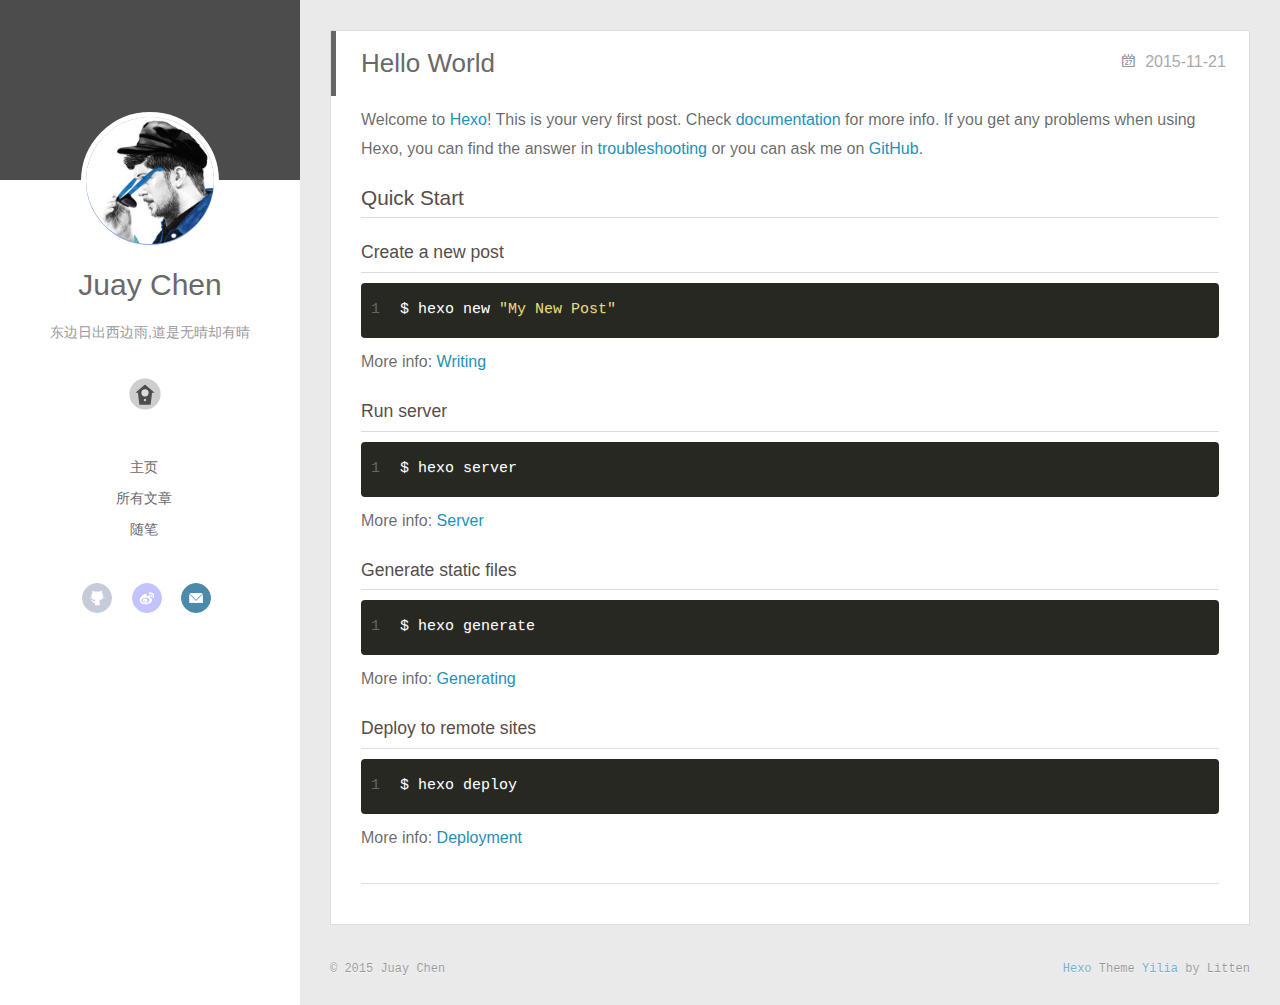
<file: index.html>
<!DOCTYPE html>
<html>
<head>
  <meta charset="utf-8">
  
  <title>Juay Blog</title>
  <meta name="viewport" content="width=device-width, initial-scale=1, maximum-scale=1">
  <meta name="description">
<meta property="og:type" content="website">
<meta property="og:title" content="Juay Blog">
<meta property="og:url" content="http://qmhz13.github.io/index.html">
<meta property="og:site_name" content="Juay Blog">
<meta property="og:description">
<meta name="twitter:card" content="summary">
<meta name="twitter:title" content="Juay Blog">
<meta name="twitter:description">
  
    <link rel="alternative" href="/atom.xml" title="Juay Blog" type="application/atom+xml">
  
  
    <link rel="icon" href="/favicon.png">
  
  <link rel="stylesheet" href="/css/style.css" type="text/css">
</head>
<body>
  <div id="container">
    <div class="left-col">
    <div class="overlay"></div>
<div class="intrude-less">
	<header id="header" class="inner">
		<a href="/" class="profilepic">
			
			<img src="/img/cover.jpg" class="js-avatar" style="width: 100%;height: 100%;opacity: 1;">
			
		</a>

		<hgroup>
		  <h1 class="header-author"><a href="/">Juay Chen</a></h1>
		</hgroup>

		
		<p class="header-subtitle">东边日出西边雨,道是无晴却有晴</p>
		

		
			<div class="switch-btn">
				<div class="icon">
					<div class="icon-ctn">
						<div class="icon-wrap icon-house" data-idx="0">
							<div class="birdhouse"></div>
							<div class="birdhouse_holes"></div>
						</div>
						<div class="icon-wrap icon-ribbon hide" data-idx="1">
							<div class="ribbon"></div>
						</div>
						
						
						<div class="icon-wrap icon-me hide" data-idx="3">
							<div class="user"></div>
							<div class="shoulder"></div>
						</div>
						
					</div>
					
				</div>
				<div class="tips-box hide">
					<div class="tips-arrow"></div>
					<ul class="tips-inner">
						<li>菜单</li>
						<li>标签</li>
						
						
						<li>关于我</li>
						
					</ul>
				</div>
			</div>
		

		<div class="switch-area">
			<div class="switch-wrap">
				<section class="switch-part switch-part1">
					<nav class="header-menu">
						<ul>
						
							<li><a href="/">主页</a></li>
				        
							<li><a href="/archives">所有文章</a></li>
				        
							<li><a href="/tags/随笔">随笔</a></li>
				        
						</ul>
					</nav>
					<nav class="header-nav">
						<div class="social">
							
								<a class="github" target="_blank" href="https://github.com/qmhz13" title="github">github</a>
					        
								<a class="weibo" target="_blank" href="http://www.weibo.com/p/1005052275054257" title="weibo">weibo</a>
					        
								<a class="mail" target="_blank" href="mailto:qmhz13@126.com" title="mail">mail</a>
					        
						</div>
					</nav>
				</section>
				
				
				<section class="switch-part switch-part2">
					<div class="widget tagcloud" id="js-tagcloud">
						
					</div>
				</section>
				
				
				

				
				
				<section class="switch-part switch-part3">
				
					<div id="js-aboutme">华东师范大学15级，擅长前端技能，目前研究方向是机器学习</div>
				</section>
				
			</div>
		</div>
	</header>				
</div>
    </div>
    <div class="mid-col">
      <nav id="mobile-nav">
  	<div class="overlay">
  		<div class="slider-trigger"></div>
  		<h1 class="header-author js-mobile-header hide">Juay Chen</h1>
  	</div>
	<div class="intrude-less">
		<header id="header" class="inner">
			<div class="profilepic">
				<img lazy-src="/img/cover.jpg" class="js-avatar">
			</div>
			<hgroup>
			  <h1 class="header-author">Juay Chen</h1>
			</hgroup>
			
			<p class="header-subtitle">东边日出西边雨,道是无晴却有晴</p>
			
			<nav class="header-menu">
				<ul>
				
					<li><a href="/">主页</a></li>
		        
					<li><a href="/archives">所有文章</a></li>
		        
					<li><a href="/tags/随笔">随笔</a></li>
		        
		        <div class="clearfix"></div>
				</ul>
			</nav>
			<nav class="header-nav">
				<div class="social">
					
						<a class="github" target="_blank" href="https://github.com/qmhz13" title="github">github</a>
			        
						<a class="weibo" target="_blank" href="http://www.weibo.com/p/1005052275054257" title="weibo">weibo</a>
			        
						<a class="mail" target="_blank" href="mailto:qmhz13@126.com" title="mail">mail</a>
			        
				</div>
			</nav>
		</header>				
	</div>
</nav>
      <div class="body-wrap">
  
    <article id="post-hello-world" class="article article-type-post" itemscope itemprop="blogPost">
  
    <div class="article-meta">
      <a href="/2015/11/21/hello-world/" class="article-date">
  	<time datetime="2015-11-21T10:20:20.000Z" itemprop="datePublished">2015-11-21</time>
</a>
    </div>
  
  <div class="article-inner">
    
      <input type="hidden" class="isFancy" />
    
    
      <header class="article-header">
        
  
    <h1 itemprop="name">
      <a class="article-title" href="/2015/11/21/hello-world/">Hello World</a>
    </h1>
  

      </header>
      
    
    <div class="article-entry" itemprop="articleBody">
      
        <p>Welcome to <a href="http://hexo.io/" target="_blank" rel="external">Hexo</a>! This is your very first post. Check <a href="http://hexo.io/docs/" target="_blank" rel="external">documentation</a> for more info. If you get any problems when using Hexo, you can find the answer in <a href="http://hexo.io/docs/troubleshooting.html" target="_blank" rel="external">troubleshooting</a> or you can ask me on <a href="https://github.com/hexojs/hexo/issues" target="_blank" rel="external">GitHub</a>.</p>
<h2 id="Quick_Start">Quick Start</h2><h3 id="Create_a_new_post">Create a new post</h3><figure class="highlight bash"><table><tr><td class="gutter"><pre><span class="line">1</span><br></pre></td><td class="code"><pre><span class="line">$ hexo new <span class="string">"My New Post"</span></span><br></pre></td></tr></table></figure>
<p>More info: <a href="http://hexo.io/docs/writing.html" target="_blank" rel="external">Writing</a></p>
<h3 id="Run_server">Run server</h3><figure class="highlight bash"><table><tr><td class="gutter"><pre><span class="line">1</span><br></pre></td><td class="code"><pre><span class="line">$ hexo server</span><br></pre></td></tr></table></figure>
<p>More info: <a href="http://hexo.io/docs/server.html" target="_blank" rel="external">Server</a></p>
<h3 id="Generate_static_files">Generate static files</h3><figure class="highlight bash"><table><tr><td class="gutter"><pre><span class="line">1</span><br></pre></td><td class="code"><pre><span class="line">$ hexo generate</span><br></pre></td></tr></table></figure>
<p>More info: <a href="http://hexo.io/docs/generating.html" target="_blank" rel="external">Generating</a></p>
<h3 id="Deploy_to_remote_sites">Deploy to remote sites</h3><figure class="highlight bash"><table><tr><td class="gutter"><pre><span class="line">1</span><br></pre></td><td class="code"><pre><span class="line">$ hexo deploy</span><br></pre></td></tr></table></figure>
<p>More info: <a href="http://hexo.io/docs/deployment.html" target="_blank" rel="external">Deployment</a></p>

      
    </div>
    
    <div class="article-info article-info-index">
      
      
      

      
      <div class="clearfix"></div>
    </div>
    
  </div>
  
</article>







  
  
</div>
      <footer id="footer">
  <div class="outer">
    <div id="footer-info">
    	<div class="footer-left">
    		&copy; 2015 Juay Chen
    	</div>
      	<div class="footer-right">
      		<a href="http://hexo.io/" target="_blank">Hexo</a>  Theme <a href="https://github.com/litten/hexo-theme-yilia" target="_blank">Yilia</a> by Litten
      	</div>
    </div>
  </div>
</footer>
    </div>
    
  <link rel="stylesheet" href="/fancybox/jquery.fancybox.css" type="text/css">


<script>
	var yiliaConfig = {
		fancybox: true,
		mathjax: true,
		animate: undefined,
		isHome: true,
		isPost: false,
		isArchive: false,
		isTag: false,
		isCategory: false,
		open_in_new: undefined
	}
</script>
<script src="http://7.url.cn/edu/jslib/comb/require-2.1.6,jquery-1.9.1.min.js" type="text/javascript"></script>
<script src="/js/main.js" type="text/javascript"></script>






<script type="text/x-mathjax-config">
MathJax.Hub.Config({
    tex2jax: {
        inlineMath: [ ['$','$'], ["\\(","\\)"]  ],
        processEscapes: true,
        skipTags: ['script', 'noscript', 'style', 'textarea', 'pre', 'code']
    }
});

MathJax.Hub.Queue(function() {
    var all = MathJax.Hub.getAllJax(), i;
    for(i=0; i < all.length; i += 1) {
        all[i].SourceElement().parentNode.className += ' has-jax';                 
    }       
});
</script>

<script type="text/javascript" src="http://cdn.mathjax.org/mathjax/latest/MathJax.js?config=TeX-AMS-MML_HTMLorMML">
</script>


  </div>
</body>
</html>
</file>
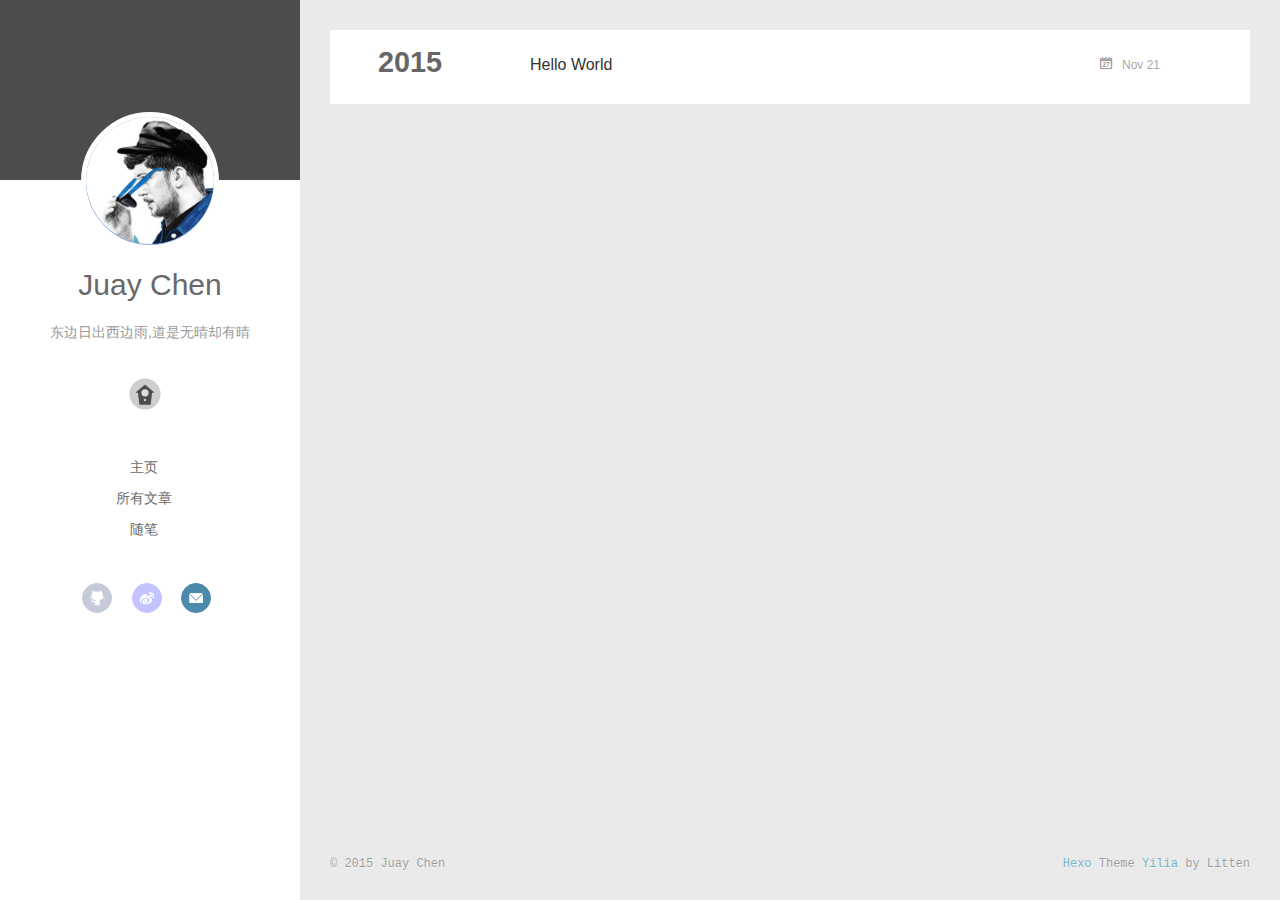
<file: archives/index.html>
<!DOCTYPE html>
<html>
<head>
  <meta charset="utf-8">
  
  <title>Archives | Juay Blog</title>
  <meta name="viewport" content="width=device-width, initial-scale=1, maximum-scale=1">
  <meta name="description">
<meta property="og:type" content="website">
<meta property="og:title" content="Juay Blog">
<meta property="og:url" content="http://qmhz13.github.io/archives/index.html">
<meta property="og:site_name" content="Juay Blog">
<meta property="og:description">
<meta name="twitter:card" content="summary">
<meta name="twitter:title" content="Juay Blog">
<meta name="twitter:description">
  
    <link rel="alternative" href="/atom.xml" title="Juay Blog" type="application/atom+xml">
  
  
    <link rel="icon" href="/favicon.png">
  
  <link rel="stylesheet" href="/css/style.css" type="text/css">
</head>
<body>
  <div id="container">
    <div class="left-col">
    <div class="overlay"></div>
<div class="intrude-less">
	<header id="header" class="inner">
		<a href="/" class="profilepic">
			
			<img src="/img/cover.jpg" class="js-avatar" style="width: 100%;height: 100%;opacity: 1;">
			
		</a>

		<hgroup>
		  <h1 class="header-author"><a href="/">Juay Chen</a></h1>
		</hgroup>

		
		<p class="header-subtitle">东边日出西边雨,道是无晴却有晴</p>
		

		
			<div class="switch-btn">
				<div class="icon">
					<div class="icon-ctn">
						<div class="icon-wrap icon-house" data-idx="0">
							<div class="birdhouse"></div>
							<div class="birdhouse_holes"></div>
						</div>
						<div class="icon-wrap icon-ribbon hide" data-idx="1">
							<div class="ribbon"></div>
						</div>
						
						
						<div class="icon-wrap icon-me hide" data-idx="3">
							<div class="user"></div>
							<div class="shoulder"></div>
						</div>
						
					</div>
					
				</div>
				<div class="tips-box hide">
					<div class="tips-arrow"></div>
					<ul class="tips-inner">
						<li>菜单</li>
						<li>标签</li>
						
						
						<li>关于我</li>
						
					</ul>
				</div>
			</div>
		

		<div class="switch-area">
			<div class="switch-wrap">
				<section class="switch-part switch-part1">
					<nav class="header-menu">
						<ul>
						
							<li><a href="/">主页</a></li>
				        
							<li><a href="/archives">所有文章</a></li>
				        
							<li><a href="/tags/随笔">随笔</a></li>
				        
						</ul>
					</nav>
					<nav class="header-nav">
						<div class="social">
							
								<a class="github" target="_blank" href="https://github.com/qmhz13" title="github">github</a>
					        
								<a class="weibo" target="_blank" href="http://www.weibo.com/p/1005052275054257" title="weibo">weibo</a>
					        
								<a class="mail" target="_blank" href="mailto:qmhz13@126.com" title="mail">mail</a>
					        
						</div>
					</nav>
				</section>
				
				
				<section class="switch-part switch-part2">
					<div class="widget tagcloud" id="js-tagcloud">
						
					</div>
				</section>
				
				
				

				
				
				<section class="switch-part switch-part3">
				
					<div id="js-aboutme">华东师范大学15级，擅长前端技能，目前研究方向是机器学习</div>
				</section>
				
			</div>
		</div>
	</header>				
</div>
    </div>
    <div class="mid-col">
      <nav id="mobile-nav">
  	<div class="overlay">
  		<div class="slider-trigger"></div>
  		<h1 class="header-author js-mobile-header hide">Juay Chen</h1>
  	</div>
	<div class="intrude-less">
		<header id="header" class="inner">
			<div class="profilepic">
				<img lazy-src="/img/cover.jpg" class="js-avatar">
			</div>
			<hgroup>
			  <h1 class="header-author">Juay Chen</h1>
			</hgroup>
			
			<p class="header-subtitle">东边日出西边雨,道是无晴却有晴</p>
			
			<nav class="header-menu">
				<ul>
				
					<li><a href="/">主页</a></li>
		        
					<li><a href="/archives">所有文章</a></li>
		        
					<li><a href="/tags/随笔">随笔</a></li>
		        
		        <div class="clearfix"></div>
				</ul>
			</nav>
			<nav class="header-nav">
				<div class="social">
					
						<a class="github" target="_blank" href="https://github.com/qmhz13" title="github">github</a>
			        
						<a class="weibo" target="_blank" href="http://www.weibo.com/p/1005052275054257" title="weibo">weibo</a>
			        
						<a class="mail" target="_blank" href="mailto:qmhz13@126.com" title="mail">mail</a>
			        
				</div>
			</nav>
		</header>				
	</div>
</nav>
      <div class="body-wrap">
  
  
    
    
      
      
      <section class="archives-wrap">
        <div class="archive-year-wrap">
          <a href="/archives/2015" class="archive-year">2015</a>
        </div>
        <div class="archives">
    
    <article class="archive-article archive-type-post">
  <div class="archive-article-inner">
    <header class="archive-article-header">
      	<div class="article-meta">
	      	<a href="/2015/11/21/hello-world/" class="archive-article-date">
  	<time datetime="2015-11-21T10:20:20.000Z" itemprop="datePublished">Nov 21</time>
</a>
        </div>
    	 
  
    <h1 itemprop="name">
      <a class="archive-article-title" href="/2015/11/21/hello-world/">Hello World</a>
    </h1>
  

        <div class="article-info info-on-right">
          
          

        </div>
        <div class="clearfix"></div>
    </header>
  </div>
</article>
  
  
    </div></section>
  

    

</div>
      <footer id="footer">
  <div class="outer">
    <div id="footer-info">
    	<div class="footer-left">
    		&copy; 2015 Juay Chen
    	</div>
      	<div class="footer-right">
      		<a href="http://hexo.io/" target="_blank">Hexo</a>  Theme <a href="https://github.com/litten/hexo-theme-yilia" target="_blank">Yilia</a> by Litten
      	</div>
    </div>
  </div>
</footer>
    </div>
    
  <link rel="stylesheet" href="/fancybox/jquery.fancybox.css" type="text/css">


<script>
	var yiliaConfig = {
		fancybox: true,
		mathjax: true,
		animate: undefined,
		isHome: false,
		isPost: false,
		isArchive: true,
		isTag: false,
		isCategory: false,
		open_in_new: undefined
	}
</script>
<script src="http://7.url.cn/edu/jslib/comb/require-2.1.6,jquery-1.9.1.min.js" type="text/javascript"></script>
<script src="/js/main.js" type="text/javascript"></script>






<script type="text/x-mathjax-config">
MathJax.Hub.Config({
    tex2jax: {
        inlineMath: [ ['$','$'], ["\\(","\\)"]  ],
        processEscapes: true,
        skipTags: ['script', 'noscript', 'style', 'textarea', 'pre', 'code']
    }
});

MathJax.Hub.Queue(function() {
    var all = MathJax.Hub.getAllJax(), i;
    for(i=0; i < all.length; i += 1) {
        all[i].SourceElement().parentNode.className += ' has-jax';                 
    }       
});
</script>

<script type="text/javascript" src="http://cdn.mathjax.org/mathjax/latest/MathJax.js?config=TeX-AMS-MML_HTMLorMML">
</script>


  </div>
</body>
</html>
</file>
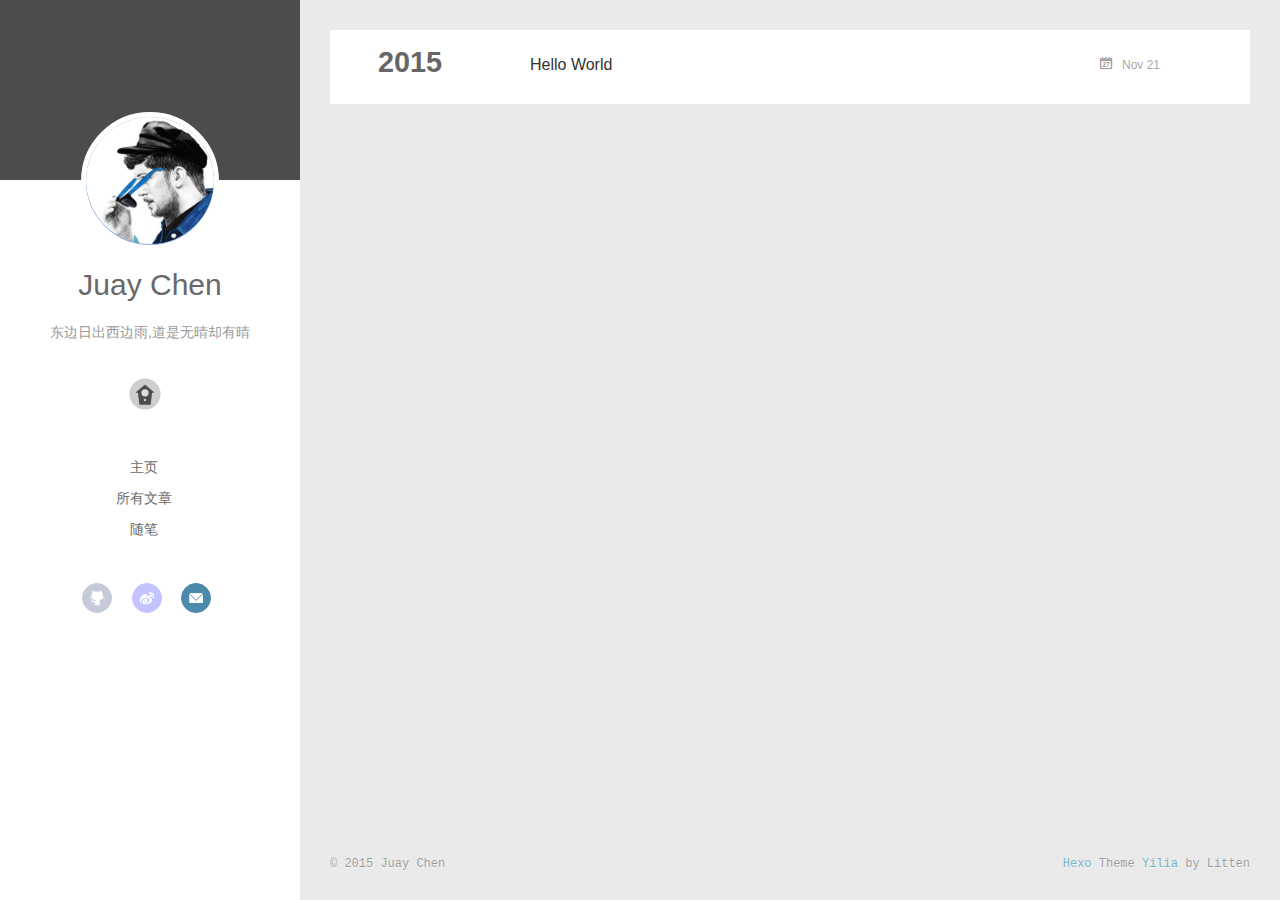
<file: archives/2015/index.html>
<!DOCTYPE html>
<html>
<head>
  <meta charset="utf-8">
  
  <title>Archives: 2015 | Juay Blog</title>
  <meta name="viewport" content="width=device-width, initial-scale=1, maximum-scale=1">
  <meta name="description">
<meta property="og:type" content="website">
<meta property="og:title" content="Juay Blog">
<meta property="og:url" content="http://qmhz13.github.io/archives/2015/index.html">
<meta property="og:site_name" content="Juay Blog">
<meta property="og:description">
<meta name="twitter:card" content="summary">
<meta name="twitter:title" content="Juay Blog">
<meta name="twitter:description">
  
    <link rel="alternative" href="/atom.xml" title="Juay Blog" type="application/atom+xml">
  
  
    <link rel="icon" href="/favicon.png">
  
  <link rel="stylesheet" href="/css/style.css" type="text/css">
</head>
<body>
  <div id="container">
    <div class="left-col">
    <div class="overlay"></div>
<div class="intrude-less">
	<header id="header" class="inner">
		<a href="/" class="profilepic">
			
			<img src="/img/cover.jpg" class="js-avatar" style="width: 100%;height: 100%;opacity: 1;">
			
		</a>

		<hgroup>
		  <h1 class="header-author"><a href="/">Juay Chen</a></h1>
		</hgroup>

		
		<p class="header-subtitle">东边日出西边雨,道是无晴却有晴</p>
		

		
			<div class="switch-btn">
				<div class="icon">
					<div class="icon-ctn">
						<div class="icon-wrap icon-house" data-idx="0">
							<div class="birdhouse"></div>
							<div class="birdhouse_holes"></div>
						</div>
						<div class="icon-wrap icon-ribbon hide" data-idx="1">
							<div class="ribbon"></div>
						</div>
						
						
						<div class="icon-wrap icon-me hide" data-idx="3">
							<div class="user"></div>
							<div class="shoulder"></div>
						</div>
						
					</div>
					
				</div>
				<div class="tips-box hide">
					<div class="tips-arrow"></div>
					<ul class="tips-inner">
						<li>菜单</li>
						<li>标签</li>
						
						
						<li>关于我</li>
						
					</ul>
				</div>
			</div>
		

		<div class="switch-area">
			<div class="switch-wrap">
				<section class="switch-part switch-part1">
					<nav class="header-menu">
						<ul>
						
							<li><a href="/">主页</a></li>
				        
							<li><a href="/archives">所有文章</a></li>
				        
							<li><a href="/tags/随笔">随笔</a></li>
				        
						</ul>
					</nav>
					<nav class="header-nav">
						<div class="social">
							
								<a class="github" target="_blank" href="https://github.com/qmhz13" title="github">github</a>
					        
								<a class="weibo" target="_blank" href="http://www.weibo.com/p/1005052275054257" title="weibo">weibo</a>
					        
								<a class="mail" target="_blank" href="mailto:qmhz13@126.com" title="mail">mail</a>
					        
						</div>
					</nav>
				</section>
				
				
				<section class="switch-part switch-part2">
					<div class="widget tagcloud" id="js-tagcloud">
						
					</div>
				</section>
				
				
				

				
				
				<section class="switch-part switch-part3">
				
					<div id="js-aboutme">华东师范大学15级，擅长前端技能，目前研究方向是机器学习</div>
				</section>
				
			</div>
		</div>
	</header>				
</div>
    </div>
    <div class="mid-col">
      <nav id="mobile-nav">
  	<div class="overlay">
  		<div class="slider-trigger"></div>
  		<h1 class="header-author js-mobile-header hide">Juay Chen</h1>
  	</div>
	<div class="intrude-less">
		<header id="header" class="inner">
			<div class="profilepic">
				<img lazy-src="/img/cover.jpg" class="js-avatar">
			</div>
			<hgroup>
			  <h1 class="header-author">Juay Chen</h1>
			</hgroup>
			
			<p class="header-subtitle">东边日出西边雨,道是无晴却有晴</p>
			
			<nav class="header-menu">
				<ul>
				
					<li><a href="/">主页</a></li>
		        
					<li><a href="/archives">所有文章</a></li>
		        
					<li><a href="/tags/随笔">随笔</a></li>
		        
		        <div class="clearfix"></div>
				</ul>
			</nav>
			<nav class="header-nav">
				<div class="social">
					
						<a class="github" target="_blank" href="https://github.com/qmhz13" title="github">github</a>
			        
						<a class="weibo" target="_blank" href="http://www.weibo.com/p/1005052275054257" title="weibo">weibo</a>
			        
						<a class="mail" target="_blank" href="mailto:qmhz13@126.com" title="mail">mail</a>
			        
				</div>
			</nav>
		</header>				
	</div>
</nav>
      <div class="body-wrap">
  
  
    
    
      
      
      <section class="archives-wrap">
        <div class="archive-year-wrap">
          <a href="/archives/2015" class="archive-year">2015</a>
        </div>
        <div class="archives">
    
    <article class="archive-article archive-type-post">
  <div class="archive-article-inner">
    <header class="archive-article-header">
      	<div class="article-meta">
	      	<a href="/2015/11/21/hello-world/" class="archive-article-date">
  	<time datetime="2015-11-21T10:20:20.000Z" itemprop="datePublished">Nov 21</time>
</a>
        </div>
    	 
  
    <h1 itemprop="name">
      <a class="archive-article-title" href="/2015/11/21/hello-world/">Hello World</a>
    </h1>
  

        <div class="article-info info-on-right">
          
          

        </div>
        <div class="clearfix"></div>
    </header>
  </div>
</article>
  
  
    </div></section>
  

    

</div>
      <footer id="footer">
  <div class="outer">
    <div id="footer-info">
    	<div class="footer-left">
    		&copy; 2015 Juay Chen
    	</div>
      	<div class="footer-right">
      		<a href="http://hexo.io/" target="_blank">Hexo</a>  Theme <a href="https://github.com/litten/hexo-theme-yilia" target="_blank">Yilia</a> by Litten
      	</div>
    </div>
  </div>
</footer>
    </div>
    
  <link rel="stylesheet" href="/fancybox/jquery.fancybox.css" type="text/css">


<script>
	var yiliaConfig = {
		fancybox: true,
		mathjax: true,
		animate: undefined,
		isHome: false,
		isPost: false,
		isArchive: true,
		isTag: false,
		isCategory: false,
		open_in_new: undefined
	}
</script>
<script src="http://7.url.cn/edu/jslib/comb/require-2.1.6,jquery-1.9.1.min.js" type="text/javascript"></script>
<script src="/js/main.js" type="text/javascript"></script>






<script type="text/x-mathjax-config">
MathJax.Hub.Config({
    tex2jax: {
        inlineMath: [ ['$','$'], ["\\(","\\)"]  ],
        processEscapes: true,
        skipTags: ['script', 'noscript', 'style', 'textarea', 'pre', 'code']
    }
});

MathJax.Hub.Queue(function() {
    var all = MathJax.Hub.getAllJax(), i;
    for(i=0; i < all.length; i += 1) {
        all[i].SourceElement().parentNode.className += ' has-jax';                 
    }       
});
</script>

<script type="text/javascript" src="http://cdn.mathjax.org/mathjax/latest/MathJax.js?config=TeX-AMS-MML_HTMLorMML">
</script>


  </div>
</body>
</html>
</file>
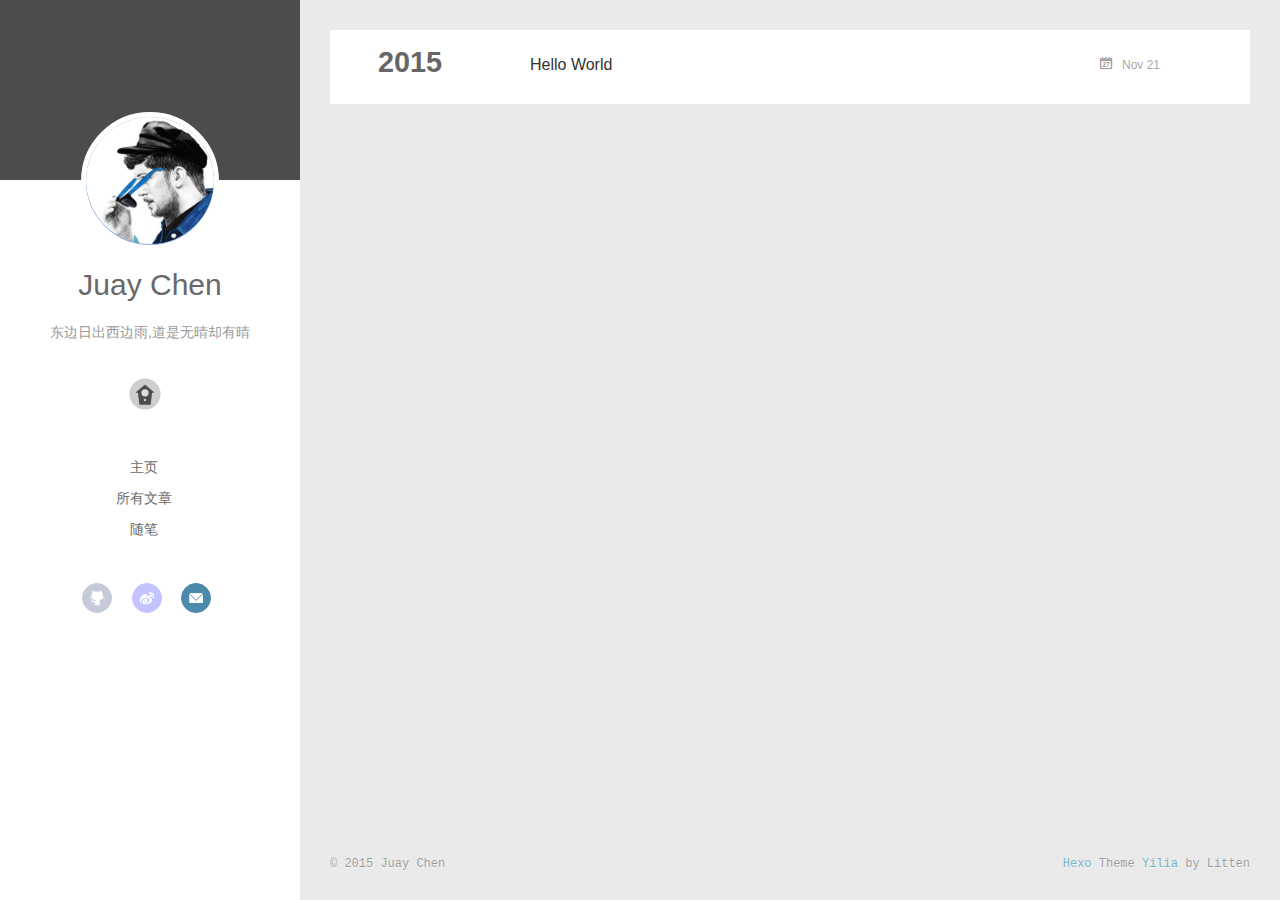
<file: archives/2015/11/index.html>
<!DOCTYPE html>
<html>
<head>
  <meta charset="utf-8">
  
  <title>Archives: 2015/11 | Juay Blog</title>
  <meta name="viewport" content="width=device-width, initial-scale=1, maximum-scale=1">
  <meta name="description">
<meta property="og:type" content="website">
<meta property="og:title" content="Juay Blog">
<meta property="og:url" content="http://qmhz13.github.io/archives/2015/11/index.html">
<meta property="og:site_name" content="Juay Blog">
<meta property="og:description">
<meta name="twitter:card" content="summary">
<meta name="twitter:title" content="Juay Blog">
<meta name="twitter:description">
  
    <link rel="alternative" href="/atom.xml" title="Juay Blog" type="application/atom+xml">
  
  
    <link rel="icon" href="/favicon.png">
  
  <link rel="stylesheet" href="/css/style.css" type="text/css">
</head>
<body>
  <div id="container">
    <div class="left-col">
    <div class="overlay"></div>
<div class="intrude-less">
	<header id="header" class="inner">
		<a href="/" class="profilepic">
			
			<img src="/img/cover.jpg" class="js-avatar" style="width: 100%;height: 100%;opacity: 1;">
			
		</a>

		<hgroup>
		  <h1 class="header-author"><a href="/">Juay Chen</a></h1>
		</hgroup>

		
		<p class="header-subtitle">东边日出西边雨,道是无晴却有晴</p>
		

		
			<div class="switch-btn">
				<div class="icon">
					<div class="icon-ctn">
						<div class="icon-wrap icon-house" data-idx="0">
							<div class="birdhouse"></div>
							<div class="birdhouse_holes"></div>
						</div>
						<div class="icon-wrap icon-ribbon hide" data-idx="1">
							<div class="ribbon"></div>
						</div>
						
						
						<div class="icon-wrap icon-me hide" data-idx="3">
							<div class="user"></div>
							<div class="shoulder"></div>
						</div>
						
					</div>
					
				</div>
				<div class="tips-box hide">
					<div class="tips-arrow"></div>
					<ul class="tips-inner">
						<li>菜单</li>
						<li>标签</li>
						
						
						<li>关于我</li>
						
					</ul>
				</div>
			</div>
		

		<div class="switch-area">
			<div class="switch-wrap">
				<section class="switch-part switch-part1">
					<nav class="header-menu">
						<ul>
						
							<li><a href="/">主页</a></li>
				        
							<li><a href="/archives">所有文章</a></li>
				        
							<li><a href="/tags/随笔">随笔</a></li>
				        
						</ul>
					</nav>
					<nav class="header-nav">
						<div class="social">
							
								<a class="github" target="_blank" href="https://github.com/qmhz13" title="github">github</a>
					        
								<a class="weibo" target="_blank" href="http://www.weibo.com/p/1005052275054257" title="weibo">weibo</a>
					        
								<a class="mail" target="_blank" href="mailto:qmhz13@126.com" title="mail">mail</a>
					        
						</div>
					</nav>
				</section>
				
				
				<section class="switch-part switch-part2">
					<div class="widget tagcloud" id="js-tagcloud">
						
					</div>
				</section>
				
				
				

				
				
				<section class="switch-part switch-part3">
				
					<div id="js-aboutme">华东师范大学15级，擅长前端技能，目前研究方向是机器学习</div>
				</section>
				
			</div>
		</div>
	</header>				
</div>
    </div>
    <div class="mid-col">
      <nav id="mobile-nav">
  	<div class="overlay">
  		<div class="slider-trigger"></div>
  		<h1 class="header-author js-mobile-header hide">Juay Chen</h1>
  	</div>
	<div class="intrude-less">
		<header id="header" class="inner">
			<div class="profilepic">
				<img lazy-src="/img/cover.jpg" class="js-avatar">
			</div>
			<hgroup>
			  <h1 class="header-author">Juay Chen</h1>
			</hgroup>
			
			<p class="header-subtitle">东边日出西边雨,道是无晴却有晴</p>
			
			<nav class="header-menu">
				<ul>
				
					<li><a href="/">主页</a></li>
		        
					<li><a href="/archives">所有文章</a></li>
		        
					<li><a href="/tags/随笔">随笔</a></li>
		        
		        <div class="clearfix"></div>
				</ul>
			</nav>
			<nav class="header-nav">
				<div class="social">
					
						<a class="github" target="_blank" href="https://github.com/qmhz13" title="github">github</a>
			        
						<a class="weibo" target="_blank" href="http://www.weibo.com/p/1005052275054257" title="weibo">weibo</a>
			        
						<a class="mail" target="_blank" href="mailto:qmhz13@126.com" title="mail">mail</a>
			        
				</div>
			</nav>
		</header>				
	</div>
</nav>
      <div class="body-wrap">
  
  
    
    
      
      
      <section class="archives-wrap">
        <div class="archive-year-wrap">
          <a href="/archives/2015" class="archive-year">2015</a>
        </div>
        <div class="archives">
    
    <article class="archive-article archive-type-post">
  <div class="archive-article-inner">
    <header class="archive-article-header">
      	<div class="article-meta">
	      	<a href="/2015/11/21/hello-world/" class="archive-article-date">
  	<time datetime="2015-11-21T10:20:20.000Z" itemprop="datePublished">Nov 21</time>
</a>
        </div>
    	 
  
    <h1 itemprop="name">
      <a class="archive-article-title" href="/2015/11/21/hello-world/">Hello World</a>
    </h1>
  

        <div class="article-info info-on-right">
          
          

        </div>
        <div class="clearfix"></div>
    </header>
  </div>
</article>
  
  
    </div></section>
  

    

</div>
      <footer id="footer">
  <div class="outer">
    <div id="footer-info">
    	<div class="footer-left">
    		&copy; 2015 Juay Chen
    	</div>
      	<div class="footer-right">
      		<a href="http://hexo.io/" target="_blank">Hexo</a>  Theme <a href="https://github.com/litten/hexo-theme-yilia" target="_blank">Yilia</a> by Litten
      	</div>
    </div>
  </div>
</footer>
    </div>
    
  <link rel="stylesheet" href="/fancybox/jquery.fancybox.css" type="text/css">


<script>
	var yiliaConfig = {
		fancybox: true,
		mathjax: true,
		animate: undefined,
		isHome: false,
		isPost: false,
		isArchive: true,
		isTag: false,
		isCategory: false,
		open_in_new: undefined
	}
</script>
<script src="http://7.url.cn/edu/jslib/comb/require-2.1.6,jquery-1.9.1.min.js" type="text/javascript"></script>
<script src="/js/main.js" type="text/javascript"></script>






<script type="text/x-mathjax-config">
MathJax.Hub.Config({
    tex2jax: {
        inlineMath: [ ['$','$'], ["\\(","\\)"]  ],
        processEscapes: true,
        skipTags: ['script', 'noscript', 'style', 'textarea', 'pre', 'code']
    }
});

MathJax.Hub.Queue(function() {
    var all = MathJax.Hub.getAllJax(), i;
    for(i=0; i < all.length; i += 1) {
        all[i].SourceElement().parentNode.className += ' has-jax';                 
    }       
});
</script>

<script type="text/javascript" src="http://cdn.mathjax.org/mathjax/latest/MathJax.js?config=TeX-AMS-MML_HTMLorMML">
</script>


  </div>
</body>
</html>
</file>
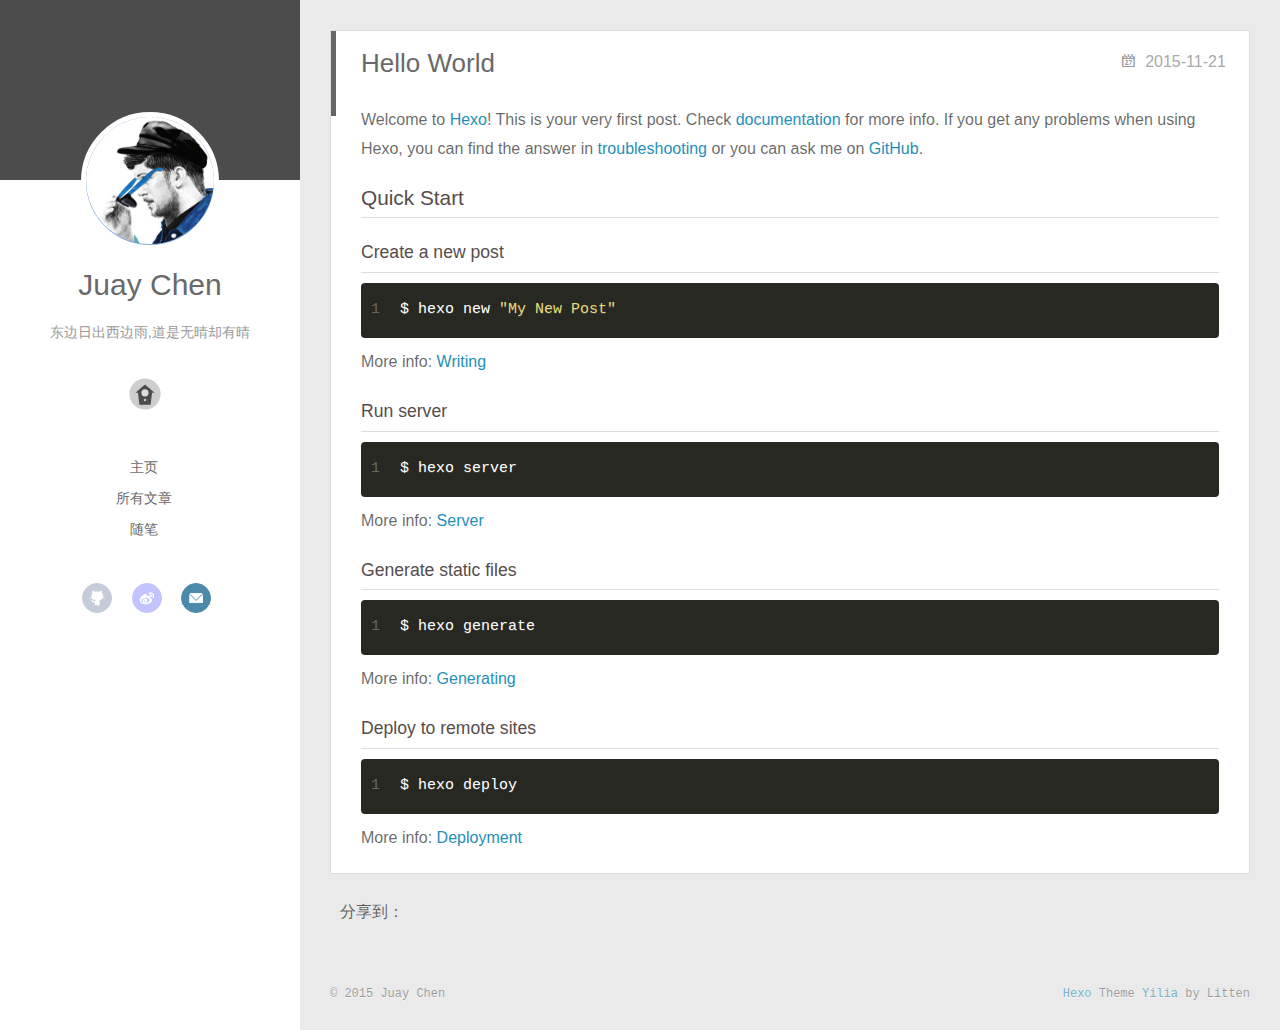
<file: 2015/11/21/hello-world/index.html>
<!DOCTYPE html>
<html>
<head>
  <meta charset="utf-8">
  
  <title>Hello World | Juay Blog</title>
  <meta name="viewport" content="width=device-width, initial-scale=1, maximum-scale=1">
  <meta name="description" content="Welcome to Hexo! This is your very first post. Check documentation for more info. If you get any problems when using Hexo, you can find the answer in troubleshooting or you can ask me on GitHub.
Quick">
<meta property="og:type" content="article">
<meta property="og:title" content="Hello World">
<meta property="og:url" content="http://qmhz13.github.io/2015/11/21/hello-world/index.html">
<meta property="og:site_name" content="Juay Blog">
<meta property="og:description" content="Welcome to Hexo! This is your very first post. Check documentation for more info. If you get any problems when using Hexo, you can find the answer in troubleshooting or you can ask me on GitHub.
Quick">
<meta property="og:updated_time" content="2015-11-21T10:20:20.000Z">
<meta name="twitter:card" content="summary">
<meta name="twitter:title" content="Hello World">
<meta name="twitter:description" content="Welcome to Hexo! This is your very first post. Check documentation for more info. If you get any problems when using Hexo, you can find the answer in troubleshooting or you can ask me on GitHub.
Quick">
  
    <link rel="alternative" href="/atom.xml" title="Juay Blog" type="application/atom+xml">
  
  
    <link rel="icon" href="/favicon.png">
  
  <link rel="stylesheet" href="/css/style.css" type="text/css">
</head>
<body>
  <div id="container">
    <div class="left-col">
    <div class="overlay"></div>
<div class="intrude-less">
	<header id="header" class="inner">
		<a href="/" class="profilepic">
			
			<img src="/img/cover.jpg" class="js-avatar" style="width: 100%;height: 100%;opacity: 1;">
			
		</a>

		<hgroup>
		  <h1 class="header-author"><a href="/">Juay Chen</a></h1>
		</hgroup>

		
		<p class="header-subtitle">东边日出西边雨,道是无晴却有晴</p>
		

		
			<div class="switch-btn">
				<div class="icon">
					<div class="icon-ctn">
						<div class="icon-wrap icon-house" data-idx="0">
							<div class="birdhouse"></div>
							<div class="birdhouse_holes"></div>
						</div>
						<div class="icon-wrap icon-ribbon hide" data-idx="1">
							<div class="ribbon"></div>
						</div>
						
						
						<div class="icon-wrap icon-me hide" data-idx="3">
							<div class="user"></div>
							<div class="shoulder"></div>
						</div>
						
					</div>
					
				</div>
				<div class="tips-box hide">
					<div class="tips-arrow"></div>
					<ul class="tips-inner">
						<li>菜单</li>
						<li>标签</li>
						
						
						<li>关于我</li>
						
					</ul>
				</div>
			</div>
		

		<div class="switch-area">
			<div class="switch-wrap">
				<section class="switch-part switch-part1">
					<nav class="header-menu">
						<ul>
						
							<li><a href="/">主页</a></li>
				        
							<li><a href="/archives">所有文章</a></li>
				        
							<li><a href="/tags/随笔">随笔</a></li>
				        
						</ul>
					</nav>
					<nav class="header-nav">
						<div class="social">
							
								<a class="github" target="_blank" href="https://github.com/qmhz13" title="github">github</a>
					        
								<a class="weibo" target="_blank" href="http://www.weibo.com/p/1005052275054257" title="weibo">weibo</a>
					        
								<a class="mail" target="_blank" href="mailto:qmhz13@126.com" title="mail">mail</a>
					        
						</div>
					</nav>
				</section>
				
				
				<section class="switch-part switch-part2">
					<div class="widget tagcloud" id="js-tagcloud">
						
					</div>
				</section>
				
				
				

				
				
				<section class="switch-part switch-part3">
				
					<div id="js-aboutme">华东师范大学15级，擅长前端技能，目前研究方向是机器学习</div>
				</section>
				
			</div>
		</div>
	</header>				
</div>
    </div>
    <div class="mid-col">
      <nav id="mobile-nav">
  	<div class="overlay">
  		<div class="slider-trigger"></div>
  		<h1 class="header-author js-mobile-header hide">Juay Chen</h1>
  	</div>
	<div class="intrude-less">
		<header id="header" class="inner">
			<div class="profilepic">
				<img lazy-src="/img/cover.jpg" class="js-avatar">
			</div>
			<hgroup>
			  <h1 class="header-author">Juay Chen</h1>
			</hgroup>
			
			<p class="header-subtitle">东边日出西边雨,道是无晴却有晴</p>
			
			<nav class="header-menu">
				<ul>
				
					<li><a href="/">主页</a></li>
		        
					<li><a href="/archives">所有文章</a></li>
		        
					<li><a href="/tags/随笔">随笔</a></li>
		        
		        <div class="clearfix"></div>
				</ul>
			</nav>
			<nav class="header-nav">
				<div class="social">
					
						<a class="github" target="_blank" href="https://github.com/qmhz13" title="github">github</a>
			        
						<a class="weibo" target="_blank" href="http://www.weibo.com/p/1005052275054257" title="weibo">weibo</a>
			        
						<a class="mail" target="_blank" href="mailto:qmhz13@126.com" title="mail">mail</a>
			        
				</div>
			</nav>
		</header>				
	</div>
</nav>
      <div class="body-wrap"><article id="post-hello-world" class="article article-type-post" itemscope itemprop="blogPost">
  
    <div class="article-meta">
      <a href="/2015/11/21/hello-world/" class="article-date">
  	<time datetime="2015-11-21T10:20:20.000Z" itemprop="datePublished">2015-11-21</time>
</a>
    </div>
  
  <div class="article-inner">
    
      <input type="hidden" class="isFancy" />
    
    
      <header class="article-header">
        
  
    <h1 class="article-title" itemprop="name">
      Hello World
    </h1>
  

      </header>
      
      <div class="article-info article-info-post">
        
        

        <div class="clearfix"></div>
      </div>
      
    
    <div class="article-entry" itemprop="articleBody">
      
        <p>Welcome to <a href="http://hexo.io/" target="_blank" rel="external">Hexo</a>! This is your very first post. Check <a href="http://hexo.io/docs/" target="_blank" rel="external">documentation</a> for more info. If you get any problems when using Hexo, you can find the answer in <a href="http://hexo.io/docs/troubleshooting.html" target="_blank" rel="external">troubleshooting</a> or you can ask me on <a href="https://github.com/hexojs/hexo/issues" target="_blank" rel="external">GitHub</a>.</p>
<h2 id="Quick_Start">Quick Start</h2><h3 id="Create_a_new_post">Create a new post</h3><figure class="highlight bash"><table><tr><td class="gutter"><pre><span class="line">1</span><br></pre></td><td class="code"><pre><span class="line">$ hexo new <span class="string">"My New Post"</span></span><br></pre></td></tr></table></figure>
<p>More info: <a href="http://hexo.io/docs/writing.html" target="_blank" rel="external">Writing</a></p>
<h3 id="Run_server">Run server</h3><figure class="highlight bash"><table><tr><td class="gutter"><pre><span class="line">1</span><br></pre></td><td class="code"><pre><span class="line">$ hexo server</span><br></pre></td></tr></table></figure>
<p>More info: <a href="http://hexo.io/docs/server.html" target="_blank" rel="external">Server</a></p>
<h3 id="Generate_static_files">Generate static files</h3><figure class="highlight bash"><table><tr><td class="gutter"><pre><span class="line">1</span><br></pre></td><td class="code"><pre><span class="line">$ hexo generate</span><br></pre></td></tr></table></figure>
<p>More info: <a href="http://hexo.io/docs/generating.html" target="_blank" rel="external">Generating</a></p>
<h3 id="Deploy_to_remote_sites">Deploy to remote sites</h3><figure class="highlight bash"><table><tr><td class="gutter"><pre><span class="line">1</span><br></pre></td><td class="code"><pre><span class="line">$ hexo deploy</span><br></pre></td></tr></table></figure>
<p>More info: <a href="http://hexo.io/docs/deployment.html" target="_blank" rel="external">Deployment</a></p>

      
    </div>
    
  </div>
  
    
  
</article>


<div class="share">
	<!-- JiaThis Button BEGIN -->
	<div class="jiathis_style">
		<span class="jiathis_txt">分享到：</span>
		<a class="jiathis_button_tsina"></a>
		<a class="jiathis_button_cqq"></a>
		<a class="jiathis_button_douban"></a>
		<a class="jiathis_button_weixin"></a>
		<a class="jiathis_button_tumblr"></a>
		<a href="http://www.jiathis.com/share" class="jiathis jiathis_txt jtico jtico_jiathis" target="_blank"></a>
	</div>
	<script type="text/javascript" src="http://v3.jiathis.com/code/jia.js?uid=1405949716054953" charset="utf-8"></script>
	<!-- JiaThis Button END -->
</div>



<div class="duoshuo">
	<!-- 多说评论框 start -->
	<div class="ds-thread" data-thread-key="hello-world" data-title="Hello World" data-url="http://qmhz13.github.io/2015/11/21/hello-world/"></div>
	<!-- 多说评论框 end -->
	<!-- 多说公共JS代码 start (一个网页只需插入一次) -->
	<script type="text/javascript">
	var duoshuoQuery = {short_name:"jychen"};
	(function() {
		var ds = document.createElement('script');
		ds.type = 'text/javascript';ds.async = true;
		ds.src = (document.location.protocol == 'https:' ? 'https:' : 'http:') + '//static.duoshuo.com/embed.js';
		ds.charset = 'UTF-8';
		(document.getElementsByTagName('head')[0] 
		 || document.getElementsByTagName('body')[0]).appendChild(ds);
	})();
	</script>
	<!-- 多说公共JS代码 end -->
</div>




</div>
      <footer id="footer">
  <div class="outer">
    <div id="footer-info">
    	<div class="footer-left">
    		&copy; 2015 Juay Chen
    	</div>
      	<div class="footer-right">
      		<a href="http://hexo.io/" target="_blank">Hexo</a>  Theme <a href="https://github.com/litten/hexo-theme-yilia" target="_blank">Yilia</a> by Litten
      	</div>
    </div>
  </div>
</footer>
    </div>
    
  <link rel="stylesheet" href="/fancybox/jquery.fancybox.css" type="text/css">


<script>
	var yiliaConfig = {
		fancybox: true,
		mathjax: true,
		animate: undefined,
		isHome: false,
		isPost: true,
		isArchive: false,
		isTag: false,
		isCategory: false,
		open_in_new: undefined
	}
</script>
<script src="http://7.url.cn/edu/jslib/comb/require-2.1.6,jquery-1.9.1.min.js" type="text/javascript"></script>
<script src="/js/main.js" type="text/javascript"></script>






<script type="text/x-mathjax-config">
MathJax.Hub.Config({
    tex2jax: {
        inlineMath: [ ['$','$'], ["\\(","\\)"]  ],
        processEscapes: true,
        skipTags: ['script', 'noscript', 'style', 'textarea', 'pre', 'code']
    }
});

MathJax.Hub.Queue(function() {
    var all = MathJax.Hub.getAllJax(), i;
    for(i=0; i < all.length; i += 1) {
        all[i].SourceElement().parentNode.className += ' has-jax';                 
    }       
});
</script>

<script type="text/javascript" src="http://cdn.mathjax.org/mathjax/latest/MathJax.js?config=TeX-AMS-MML_HTMLorMML">
</script>


  </div>
</body>
</html>
</file>
<file: css/style.css>
body {
  width: 100%;
}
body:before,
body:after {
  content: "";
  display: table;
}
body:after {
  clear: both;
}
@font-face {
  font-family: 'FontAwesome';
  src: url("fonts/fontawesome-webfont.eot");
  src: url("fonts/fontawesome-webfont.eot?#iefix") format("embedded-opentype"), url("fonts/fontawesome-webfont.woff") format("woff"), url("fonts/fontawesome-webfont.ttf") format("truetype"), url("fonts/fontawesome-webfont.svgz#FontAwesomeRegular") format("svg"), url("fonts/fontawesome-webfont.svg#FontAwesomeRegular") format("svg");
  font-weight: normal;
  font-style: normal;
}
font-face {
  font-family: 'roboto';
  src: url("font/roboto-webfont.eot");
  src: url("font/roboto-webfont.eot?#iefix") format('embedded-opentype'), url("font/roboto-webfont.woff") format('woff'), url("font/roboto-webfont.ttf") format('truetype'), url("font/roboto-webfont.svg#roboto") format('svg');
  font-weight: normal;
  font-style: normal;
}
html,
body,
div,
span,
applet,
object,
iframe,
h1,
h2,
h3,
h4,
h5,
h6,
p,
blockquote,
pre,
a,
abbr,
acronym,
address,
big,
cite,
code,
del,
dfn,
em,
img,
ins,
kbd,
q,
s,
samp,
small,
strike,
strong,
sub,
sup,
tt,
var,
dl,
dt,
dd,
ol,
ul,
li,
fieldset,
form,
label,
legend,
table,
caption,
tbody,
tfoot,
thead,
tr,
th,
td {
  margin: 0;
  padding: 0;
  border: 0;
  outline: 0;
  font-weight: inherit;
  font-style: inherit;
  font-family: inherit;
  font-size: 100%;
  vertical-align: baseline;
}
body {
  line-height: 1;
  color: #000;
  background: #fff;
}
ol,
ul {
  list-style: none;
}
table {
  border-collapse: separate;
  border-spacing: 0;
  vertical-align: middle;
}
caption,
th,
td {
  text-align: left;
  font-weight: normal;
  vertical-align: middle;
}
a img {
  border: none;
}
ol {
  list-style: decimal;
  padding-left: 20px;
}
ul {
  list-style: none;
}
input,
button {
  margin: 0;
  padding: 0;
}
input::-moz-focus-inner,
button::-moz-focus-inner {
  border: 0;
  padding: 0;
}
@font-face {
  font-family: FontAwesome;
  font-style: normal;
  font-weight: normal;
  src: url("fonts/fontawesome-webfont.eot?v=#4.0.3");
  src: url("fonts/fontawesome-webfont.eot?#iefix&v=#4.0.3") format("embedded-opentype"), url("fonts/fontawesome-webfont.woff?v=#4.0.3") format("woff"), url("fonts/fontawesome-webfont.ttf?v=#4.0.3") format("truetype"), url("fonts/fontawesome-webfont.svg#fontawesomeregular?v=#4.0.3") format("svg");
}
html,
body,
#container {
  height: 100%;
}
body {
  font-family: "微软雅黑", "HelveticaNeue-Light", "Helvetica Neue Light", "Helvetica Neue", Helvetica, Arial, sans-serif;
  font-size: 16px;
  background: #fff;
  color: rgba(0,0,0,0.6);
  -webkit-overflow-scrolling: touch;
}
h1,
h2,
h3 {
  display: block;
}
h1 {
  font-size: 1.5em;
}
h2 {
  font-size: 1.3em;
}
h3 {
  font-size: 1.1em;
}
h4,
h5,
h6 {
  font-size: 1em;
}
a {
  text-decoration: none;
  outline-width: 0;
  color: #258fb8;
  outline: none;
}
.alignleft {
  float: left;
}
.alignright {
  float: right;
}
.clearfix {
  *zoom: 1;
}
.clearfix:after {
  content: "";
  display: table;
  clear: both;
}
.inner {
  width: 1000px;
  margin: 0 auto;
}
.hide {
  display: none;
}
@media screen and (max-width: 1040px) {
  .inner {
    width: 100%;
  }
}
#container {
  position: relative;
  min-height: 100%;
}
#container #mobile-nav {
  display: none;
}
#container #mobile-nav .overlay {
  height: 110px;
  position: absolute;
  width: 100%;
  background: #4d4d4d;
}
#container #mobile-nav .overlay.fixed {
  position: fixed;
  height: 42px;
  z-index: 99;
}
#container #mobile-nav #header {
  padding: 10px 0 0 0;
}
#container #mobile-nav #header .profilepic {
  display: block;
  position: relative;
  z-index: 100;
}
#container #mobile-nav #header .header-menu {
  height: auto;
  margin: 10px;
}
#container #mobile-nav #header .header-menu ul {
  text-align: center;
  cursor: default;
}
#container #mobile-nav #header .header-menu li {
  display: inline-block;
  margin: 3px;
}
#container .left-col {
  background: #fff;
  width: 300px;
  position: fixed;
  opacity: 1;
  -webkit-transition: all 0.2s ease-in;
  -moz-transition: all 0.2s ease-in;
  -ms-transition: all 0.2s ease-in;
  transition: all 0.2s ease-in;
  height: 100%;
}
#container .left-col .overlay {
  width: 100%;
  height: 180px;
  background-color: #000;
  position: absolute;
  opacity: 0.7;
}
#container .left-col .intrude-less {
  width: 76%;
  text-align: center;
  margin: 112px auto 0;
}
#container .mid-col {
  position: absolute;
  right: 0;
  min-height: 100%;
  background: #eaeaea;
  left: 300px;
  width: auto;
}
@media screen and (max-width: 800px) {
  #container .left-col {
    display: none;
  }
  #container .mid-col {
    left: 0;
  }
  #container #header .header-nav {
    position: relative;
  }
  #container .header-author.fixed {
    position: fixed;
    top: -13px;
    width: 100%;
    color: #ddd;
  }
  #container .overlay .slider-trigger {
    position: absolute;
    z-index: 101;
    bottom: 0;
    left: 0;
    width: 42px;
    height: 42px;
  }
  #container .overlay .slider-trigger:hover {
    background: #444;
  }
  #container .overlay .slider-trigger:before {
    color: #ddd;
    content: "\f00b";
    font: 16px FontAwesome;
    width: 16px;
    height: 16px;
    margin-left: 9px;
    margin-top: 14px;
    display: block;
  }
  #container .article-header {
    border-left: none;
    padding: 0;
    border-bottom: 1px dotted #ddd;
  }
  #container .article-header h1 {
    margin-bottom: 10px;
  }
  #container .header-subtitle {
    padding: 0 24px;
  }
  #container .article-info-index.article-info {
    padding-top: 10px;
    margin: 0;
    border-top: 1px solid #ddd;
  }
  #container .article-info-post.article-info {
    margin: 0;
    padding-top: 10px;
    border: none;
  }
  #container .article-more-link a {
    float: right;
  }
  #container #viewer-box .viewer-box-l {
    font-size: 14px;
  }
  #container .article {
    padding: 10px;
    margin: 10px;
    font-size: 14px;
  }
  #container .article .article-entry {
    padding-left: 0;
    padding-right: 0;
    padding-top: 10px;
  }
  #container .article .article-title {
    font-size: 18px;
    max-width: 185px;
    display: block;
    margin: 0;
  }
  #container .article .article-meta {
    width: auto;
    height: 30px;
    margin-top: -5px;
    position: ralative;
  }
  #container .article .article-meta .article-date {
    font-size: 12px;
    -webkit-border-radius: 0;
    border-radius: 0;
    color: #666;
    background: none;
    height: auto;
    padding: 0;
    margin: 0;
    width: 100%;
    text-align: left;
    margin-left: 10px;
  }
  #container .article .article-meta .article-date time {
    width: auto;
    float: right;
    margin-right: 10px;
  }
  #container .article .article-meta .article-tag-list {
    margin-top: 7px;
    position: absolute;
    right: 10px;
    top: 0;
  }
  #container .article .article-meta .article-tag-list:before {
    float: left;
    margin-top: 1px;
    left: 0;
  }
  #container .article .article-meta .article-tag-list .article-tag-list-item {
    float: left;
    padding-left: 0;
    width: auto;
    max-width: 83px;
  }
  #container .article .article-meta .article-category {
    margin-top: 7px;
    position: absolute;
    right: 10px;
    top: -30px;
  }
  #container .article .article-meta .article-category:before {
    float: left;
    margin-top: 1px;
    left: 15px;
  }
  #container .article .article-meta .article-category .article-category-link {
    max-width: 83px;
    width: auto;
    padding-left: 10px;
  }
  #container .article .article-nav-link-wrap {
    margin: 5px 0;
  }
  #container .article .article-nav-link-wrap strong {
    float: left;
    margin-right: 5px;
  }
  #container .article #article-nav-older {
    float: none;
    display: block;
  }
  #container .share {
    padding: 3px 10px;
  }
  #container .duoshuo {
    padding: 0 13px;
  }
  #container #disqus_thread {
    padding: 0 13px;
  }
  #container #mobile-nav {
    display: block;
  }
  #container #page-nav .extend {
    opacity: 1;
  }
  #container .instagram .open-ins {
    left: 2px;
    top: -30px;
    color: #aaa;
  }
  #container .info-on-right {
    float: initial;
  }
  #container .archives-wrap {
    margin: 10px 10px 0px;
    padding: 10px;
  }
  #container .archives-wrap .archive-article-title {
    font-size: 14px;
  }
  #container .archives-wrap .archive-year-wrap {
    position: relative;
    padding: 0 0 0 0;
  }
  #container .archives-wrap .archive-year-wrap a {
    padding: 0 0 0 0;
  }
  #container .archives-wrap .article-meta .archive-article-date {
    font-size: 12px;
    margin-right: 10px;
    margin-top: -5px;
  }
  #container .archives-wrap .article-meta .article-tag-list-link {
    font-size: 12px;
  }
  #container .archives .archive-article {
    padding: 10px 0;
    margin-left: 0;
  }
  #container #footer .footer-left {
    float: initial;
    margin-bottom: 10px;
  }
  #container #footer .footer-right {
    float: initial;
  }
}
.header-author {
  text-align: center;
  margin: 0.67em 0;
  font-size: 30px;
  -webkit-transition: 0.3s;
  -moz-transition: 0.3s;
  -ms-transition: 0.3s;
  transition: 0.3s;
}
#header {
  width: 100%;
}
#header a {
  color: #696969;
}
#header a:hover {
  color: #b0a0aa;
}
#header .profilepic {
  text-align: center;
  display: block;
  border: 5px solid #fff;
  -webkit-border-radius: 300px;
  border-radius: 300px;
  width: 128px;
  height: 128px;
  margin: 0 auto;
  position: relative;
  overflow: hidden;
  background: #88acdb;
  -webkit-transition: all 0.2s ease-in;
  display: -webkit-box;
  -webkit-box-orient: horizontal;
  -webkit-box-pack: center;
  -webkit-box-align: center;
  text-align: center;
}
#header .profilepic img {
  width: 20%;
  height: 20%;
  -webkit-border-radius: 300px;
  border-radius: 300px;
  opacity: 0;
  -webkit-transition: all 0.2s ease-in;
}
#header .profilepic img.show {
  width: 100%;
  height: 100%;
  opacity: 1;
}
#header .header-subtitle {
  text-align: center;
  color: #999;
  font-size: 14px;
  line-height: 25px;
  overflow: hidden;
  text-overflow: ellipsis;
  display: -webkit-box;
  -webkit-line-clamp: 2;
  -webkit-box-orient: vertical;
}
#header .header-menu {
  font-weight: 300;
  line-height: 31px;
  cursor: pointer;
  text-transform: uppercase;
  float: none;
  height: 150px;
  margin-left: -12px;
  text-align: center;
  display: -webkit-box;
  -webkit-box-orient: horizontal;
  -webkit-box-pack: center;
  -webkit-box-align: center;
}
#header .header-menu li {
  cursor: default;
}
#header .header-menu li a {
  font-size: 14px;
  min-width: 300px;
}
#header .switch-area {
  position: relative;
  width: 100%;
  overflow: hidden;
  min-height: 500px;
  font-size: 14px;
}
#header .switch-area .switch-wrap {
  -webkit-transition: -webkit-transform 0.3s ease-in;
  -moz-transition: -moz-transform 0.3s ease-in;
  -ms-transition: -ms-transform 0.3s ease-in;
  transition: transform 0.3s ease-in;
  position: relative;
}
#header .turn-left {
  -webkit-transform: translate(-100%, 0);
  -moz-transform: translate(-100%, 0);
  -ms-transform: translate(-100%, 0);
  transform: translate(-100%, 0);
}
#header .header-nav {
  width: 100%;
  position: absolute;
  -webkit-transition: -webkit-transform 0.3s ease-in;
  -moz-transition: -moz-transform 0.3s ease-in;
  -ms-transition: -ms-transform 0.3s ease-in;
  transition: transform 0.3s ease-in;
}
#header .header-nav .social {
  margin-right: 15px;
  margin-top: 10px;
  text-align: center;
}
#header .header-nav .social a {
  -webkit-border-radius: 50%;
  border-radius: 50%;
  display: -moz-inline-stack;
  display: inline-block;
  vertical-align: middle;
  *vertical-align: auto;
  zoom: 1;
  *display: inline;
  text-indent: -9999px;
  margin: 0 8px 15px 8px;
  opacity: 0.7;
  width: 28px;
  height: 28px;
  -webkit-transition: 0.3s;
  -moz-transition: 0.3s;
  -ms-transition: 0.3s;
  transition: 0.3s;
}
#header .header-nav .social a:hover {
  opacity: 1;
}
#header .header-nav .social a:last-of-type {
  margin-right: 0;
}
#header .header-nav .social a.weibo {
  background: url("/img/weibo.png") center no-repeat #aaf;
  border: 1px solid #aaf;
}
#header .header-nav .social a.weibo:hover {
  border: 1px solid #aaf;
}
#header .header-nav .social a.rss {
  background: url("/img/rss.png") center no-repeat #ef7522;
  border: 1px solid #ef7522;
}
#header .header-nav .social a.rss:hover {
  border: 1px solid #cf5d0f;
}
#header .header-nav .social a.github {
  background: url("/img/github.png") center no-repeat #afb6ca;
  border: 1px solid #afb6ca;
}
#header .header-nav .social a.github:hover {
  border: 1px solid #909ab6;
}
#header .header-nav .social a.facebook {
  background: url("/img/facebook.png") center no-repeat #3b5998;
  border: 1px solid #3b5998;
}
#header .header-nav .social a.facebook:hover {
  border: 1px solid #2d4373;
}
#header .header-nav .social a.google {
  background: url("/img/google.png") center no-repeat #c83d20;
  border: 1px solid #c83d20;
}
#header .header-nav .social a.google:hover {
  border: 1px solid #9c3019;
}
#header .header-nav .social a.twitter {
  background: url("/img/twitter.png") center no-repeat #55cff8;
  border: 1px solid #55cff8;
}
#header .header-nav .social a.twitter:hover {
  border: 1px solid #24c1f6;
}
#header .header-nav .social a.linkedin {
  background: url("/img/linkedin.png") center no-repeat #005a87;
  border: 1px solid #005a87;
}
#header .header-nav .social a.linkedin:hover {
  border: 1px solid #006b98;
}
#header .header-nav .social a.zhihu {
  background: url("/img/zhihu.png") center no-repeat #0078d8;
  border: 1px solid #0078d8;
}
#header .header-nav .social a.zhihu:hover {
  border: 1px solid #0078d8;
}
#header .header-nav .social a.douban {
  background: url("/img/douban.png") center no-repeat #06c611;
  border: 1px solid #06c611;
}
#header .header-nav .social a.douban:hover {
  border: 1px solid #06c611;
}
#header .header-nav .social a.mail {
  background: url("/img/mail.png") center no-repeat #005a87;
  border: 1px solid #005a87;
}
#header .header-nav .social a.mail:hover {
  border: 1px solid #006b98;
}
#header .switch-part {
  width: 100%;
  position: absolute;
}
#header .switch-part1 {
  left: 0;
}
#header .switch-part2 {
  left: 100%;
  top: 20px;
  overlay-x: hidden;
  overflow-y: auto;
  max-height: 200px;
}
#header .switch-part3 {
  left: 200%;
  line-height: 30px;
}
#header .switch-part3 .switch-friends-link {
  margin-right: 9px;
  -webkit-border-radius: 3px;
  border-radius: 3px;
  padding: 5px;
}
#header .switch-part3 .switch-friends-link:hover {
  background: #88acdb;
  color: #fff;
}
#header .switch-part4 {
  left: 300%;
  text-align: left;
  line-height: 30px;
}
.duoshuo {
  padding: 0 40px;
}
#disqus_thread {
  padding: 0 40px;
}
.archives-wrap {
  position: relative;
  margin: 0 30px;
  padding-right: 60px;
  border-bottom: 1px solid #eee;
  background: #fff;
}
.archives-wrap:first-child {
  margin-top: 30px;
}
.archives-wrap:last-child {
  margin-bottom: 80px;
}
.archives-wrap .archive-year-wrap {
  line-height: 35px;
  width: 200px;
  position: absolute;
  padding-top: 15px;
  font-size: 1.8em;
}
.archives-wrap .archive-year-wrap a {
  color: #666;
  font-weight: bold;
  padding-left: 48px;
}
.archives {
  position: relative;
}
.archives .article-info {
  border: none;
}
.archives .archive-article {
  margin-left: 200px;
  padding: 20px 0;
  border-bottom: 1px solid #eee;
  border-top: 1px solid #fff;
  position: relative;
}
.archives .archive-article:first-child {
  border-top: none;
}
.archives .archive-article:last-child {
  border-bottom: none;
}
.archives .archive-article-title {
  font-size: 16px;
  color: #333;
  -webkit-transition: color 0.3s;
  -moz-transition: color 0.3s;
  -ms-transition: color 0.3s;
  transition: color 0.3s;
}
.archives .archive-article-title:hover {
  color: #657b83;
}
.archives .archive-article-title span {
  display: block;
  color: #a8a8a8;
  font-size: 12px;
  line-height: 14px;
  height: 7px;
  padding-left: 2px;
}
.archives .archive-article-title span:before {
  display: inline-block;
  content: "“";
  font-family: serif;
  font-size: 30px;
  float: left;
  margin: 4px 4px 0 -12px;
  color: #c8c8c8;
}
.archive-article-inner .archive-article-header {
  position: relative;
}
.archive-article-inner .article-meta {
  position: relative;
  float: right;
  margin-top: -10px;
  color: #555;
  background: none;
  text-align: right;
  width: auto;
}
.archive-article-inner .article-meta .article-date time {
  color: #aaa;
}
.archive-article-inner .article-meta .archive-article-date,
.archive-article-inner .article-meta .article-tag-list {
  margin-right: 30px;
  display: -moz-inline-stack;
  display: inline-block;
  vertical-align: middle;
  zoom: 1;
  color: #666;
  font-size: 14px;
}
.archive-article-inner .article-meta .archive-article-date {
  cursor: default;
  font-size: 12px;
  margin-bottom: 5px;
  margin-top: -10px;
}
.archive-article-inner .article-meta .archive-article-date time:before {
  content: "\f073";
  color: #999;
  position: relative;
  margin-right: 10px;
  font: 16px FontAwesome;
}
.archive-article-inner .article-meta .article-category:before {
  float: left;
  margin-top: 1px;
  left: 15px;
}
.archive-article-inner .article-meta .article-category .article-category-link {
  width: auto;
  max-width: 83px;
  padding-left: 10px;
}
.archive-article-inner .article-meta .article-tag-list {
  margin-top: 0px;
}
.archive-article-inner .article-meta .article-tag-list:before {
  left: 15px;
}
.archive-article-inner .article-meta .article-tag-list .article-tag-list-item {
  display: inline-block;
  width: auto;
  max-width: 83px;
  padding-left: 8px;
  font-size: 12px;
}
.body-wrap {
  margin-bottom: 80px;
}
.article {
  margin: 30px;
  position: relative;
  border: 1px solid #ddd;
  background: #fff;
  -webkit-transition: all 0.2s ease-in;
}
.article.show {
  visibility: visible;
  -webkit-animation: cd-bounce-1 0.6s;
  -moz-animation: cd-bounce-1 0.6s;
  -webkit-animation: cd-bounce-1 0.6s;
  -moz-animation: cd-bounce-1 0.6s;
  -ms-animation: cd-bounce-1 0.6s;
  animation: cd-bounce-1 0.6s;
}
.article.hidden {
  visibility: hidden;
}
.article img {
  max-width: 100%;
}
@-webkit-keyframes cd-bounce-1 {
  0% {
    opacity: 0;
    -webkit-transform: scale(1);
  }
  60% {
    opacity: 1;
    -webkit-transform: scale(1.01);
  }
  100% {
    -webkit-transform: scale(1);
  }
}
@-moz-keyframes cd-bounce-1 {
  0% {
    opacity: 0;
    -moz-transform: scale(1);
  }
  60% {
    opacity: 1;
    -moz-transform: scale(1.01);
  }
  100% {
    -moz-transform: scale(1);
  }
}
.article-index {
  margin-left: 200px;
  padding: 15px 0;
  margin-right: 75px;
}
.article-index .brief {
  display: block;
  color: #a8a8a8;
  font-size: 12px;
  line-height: 14px;
  height: 7px;
  padding-left: 2px;
}
.article-index .brief:before {
  display: inline-block;
  content: "“";
  font-family: serif;
  font-size: 30px;
  float: left;
  margin: 4px 4px 0 -12px;
  color: #c8c8c8;
}
.article-title {
  color: #696969;
  margin-left: 0px;
  font-weight: 300;
  line-height: 35px;
  margin-bottom: 20px;
  font-size: 26px;
  -webkit-transition: color 0.3s;
  -moz-transition: color 0.3s;
  -o-transition: color 0.3s;
  -webkit-transition: color 0.3s;
  -moz-transition: color 0.3s;
  -ms-transition: color 0.3s;
  transition: color 0.3s;
}
.article-title:hover {
  color: #b0a0aa;
}
.article-inner {
  position: relative;
  margin-bottom: 20px;
}
.article-header {
  border-left: 5px solid;
  padding: 15px 0px 15px 25px;
}
.article-info.info-on-right {
  margin: 10px 0 0 0;
  float: right;
}
.article-info-index.article-info {
  padding-top: 20px;
  margin: 30px 30px 0 30px;
  border-top: 1px solid #ddd;
}
.article-info-post.article-info {
  padding: 0;
  border: none;
  margin: -30px 0 20px 30px;
}
.article-entry {
  line-height: 1.8em;
  padding-right: 30px;
  padding-left: 30px;
}
.article-entry p {
  margin-top: 10px;
}
.article-entry p code,
.article-entry li code {
  padding: 1px 3px;
  margin: 0 3px;
  background: #ddd;
  border: 1px solid #ccc;
  font-family: Menlo, Monaco, "Andale Mono", "lucida console", "Courier New", monospace;
  word-wrap: break-word;
  font-size: 14px;
}
.article-entry blockquote {
  background: #ddd;
  border-left: 5px solid #ccc;
  padding: 15px 20px;
  margin-top: 10px;
  border-left: 5px solid #657b83;
  background: #f6f6f6;
}
.article-entry blockquote p {
  margin-top: 0;
}
.article-entry em {
  font-style: italic;
}
.article-entry ul li:before {
  content: "";
  width: 6px;
  height: 6px;
  border: 1px solid #999;
  -webkit-border-radius: 10px;
  border-radius: 10px;
  background: #aaa;
  display: inline-block;
  margin-right: 10px;
  float: left;
  margin-top: 12px;
}
.article-entry ul,
.article-entry ol {
  font-size: 14px;
  margin: 10px 0px;
}
.article-entry li ul,
.article-entry li ol {
  margin-left: 30px;
}
.article-entry li ul li:before,
.article-entry li ol li:before {
  content: "";
  background: #dedede;
}
.article-entry h1 {
  margin-top: 30px;
}
.article-entry h2 {
  margin-top: 20px;
  font-weight: 300;
  color: #574c4c;
  padding-bottom: 5px;
  border-bottom: 1px solid #ddd;
}
.article-entry h3,
.article-entry h4,
.article-entry h5,
.article-entry h6 {
  margin-top: 20px;
  font-weight: 300;
  color: #574c4c;
  padding-bottom: 5px;
  border-bottom: 1px solid #ddd;
}
.article-entry video {
  max-width: 100%;
}
.article-entry strong {
  font-weight: bold;
}
.article-entry .caption {
  display: block;
  font-size: 0.8em;
  color: #aaa;
}
.article-entry hr {
  height: 0;
  margin-top: 20px;
  margin-bottom: 20px;
  border-left: 0;
  border-right: 0;
  border-top: 1px solid #ddd;
  border-bottom: 1px solid #fff;
}
.article-entry pre {
  font-size: 1/0.9em;
  line-height: 1.5;
  margin-top: 10px;
  padding: 5px 15px;
  overflow-x: auto;
  color: #657b83;
  font-size: 10px;
  border: 1px solid #ccc;
  text-shadow: 0 1px #444;
  font-family: Menlo, Monaco, "Andale Mono", "lucida console", "Courier New", monospace;
}
.article-entry pre code {
  font-size: 14px;
}
.article-entry table {
  width: 100%;
  border: 1px solid #dedede;
  margin: 15px 0;
  border-collapse: collapse;
}
.article-entry table tr,
.article-entry table td {
  height: 35px;
}
.article-entry table thead tr {
  background: #f8f8f8;
}
.article-entry table tbody tr:hover {
  background: #efefef;
}
.article-entry table td,
.article-entry table th {
  border: 1px solid #dedede;
  padding: 0 10px;
}
.article-entry figure table {
  border: none;
  width: auto;
  margin: 0;
}
.article-entry figure table tbody tr:hover {
  background: none;
}
.article-meta {
  width: 150px;
  font-size: 14;
  text-align: right;
  position: absolute;
  right: 0;
  top: 23px;
  text-align: center;
  z-index: 1;
}
.article-meta time {
  color: #aaa;
}
.article-meta time:before {
  color: #999;
  content: "\f073";
  font: 17px FontAwesome;
  margin-right: 10px;
}
.article-more-link {
  margin-top: 5px;
  text-align: right;
}
.article-more-link a {
  background: #4d4d4d;
  color: #fff;
  font-size: 12px;
  padding: 2px 8px 4px;
  line-height: 16px;
  -webkit-border-radius: 2px;
  -moz-border-radius: 2px;
  -webkit-border-radius: 2px;
  border-radius: 2px;
  -webkit-transition: background 0.3s;
  -moz-transition: background 0.3s;
  -ms-transition: background 0.3s;
  transition: background 0.3s;
}
.article-more-link a:hover {
  background: #3c3c3c;
}
.article-more-link a.hidden {
  visibility: hidden;
}
#article-nav {
  margin: 80px 0 30px 0;
  padding-bottom: 10px;
}
#article-nav .article-nav-link-wrap {
  margin: 0px 30px 0px 30px;
  font-size: 14px;
  color: #333;
}
#article-nav .article-nav-link-wrap .article-nav-title {
  display: inline-block;
  font-size: 12px;
  color: #aaa;
  -webkit-transition: color 0.3s;
  -moz-transition: color 0.3s;
  -ms-transition: color 0.3s;
  transition: color 0.3s;
}
#article-nav .article-nav-link-wrap strong {
  background: #ddd;
  color: #fff;
  -webkit-border-radius: 100%;
  border-radius: 100%;
  width: 15px;
  height: 15px;
  display: inline-block;
  text-align: center;
  -webkit-transition: background 0.3s;
  -moz-transition: background 0.3s;
  -ms-transition: background 0.3s;
  transition: background 0.3s;
}
#article-nav .article-nav-link-wrap:hover strong {
  background: #4d4d4d;
}
#article-nav .article-nav-link-wrap:hover .article-nav-title {
  color: #4d4d4d;
}
#article-nav #article-nav-older {
  float: right;
}
@-moz-keyframes cd-bounce-1 {
  0% {
    opacity: 0;
    -webkit-transform: scale(1);
    -moz-transform: scale(1);
    -ms-transform: scale(1);
    -o-transform: scale(1);
    -webkit-transform: scale(1);
    -moz-transform: scale(1);
    -ms-transform: scale(1);
    transform: scale(1);
  }
  60% {
    opacity: 1;
    -webkit-transform: scale(1.01);
    -moz-transform: scale(1.01);
    -ms-transform: scale(1.01);
    -o-transform: scale(1.01);
    -webkit-transform: scale(1.01);
    -moz-transform: scale(1.01);
    -ms-transform: scale(1.01);
    transform: scale(1.01);
  }
  100% {
    -webkit-transform: scale(1);
    -moz-transform: scale(1);
    -ms-transform: scale(1);
    -o-transform: scale(1);
    -webkit-transform: scale(1);
    -moz-transform: scale(1);
    -ms-transform: scale(1);
    transform: scale(1);
  }
}
@-webkit-keyframes cd-bounce-1 {
  0% {
    opacity: 0;
    -webkit-transform: scale(1);
    -moz-transform: scale(1);
    -ms-transform: scale(1);
    -o-transform: scale(1);
    -webkit-transform: scale(1);
    -moz-transform: scale(1);
    -ms-transform: scale(1);
    transform: scale(1);
  }
  60% {
    opacity: 1;
    -webkit-transform: scale(1.01);
    -moz-transform: scale(1.01);
    -ms-transform: scale(1.01);
    -o-transform: scale(1.01);
    -webkit-transform: scale(1.01);
    -moz-transform: scale(1.01);
    -ms-transform: scale(1.01);
    transform: scale(1.01);
  }
  100% {
    -webkit-transform: scale(1);
    -moz-transform: scale(1);
    -ms-transform: scale(1);
    -o-transform: scale(1);
    -webkit-transform: scale(1);
    -moz-transform: scale(1);
    -ms-transform: scale(1);
    transform: scale(1);
  }
}
@-o-keyframes cd-bounce-1 {
  0% {
    opacity: 0;
    -webkit-transform: scale(1);
    -moz-transform: scale(1);
    -ms-transform: scale(1);
    -o-transform: scale(1);
    -webkit-transform: scale(1);
    -moz-transform: scale(1);
    -ms-transform: scale(1);
    transform: scale(1);
  }
  60% {
    opacity: 1;
    -webkit-transform: scale(1.01);
    -moz-transform: scale(1.01);
    -ms-transform: scale(1.01);
    -o-transform: scale(1.01);
    -webkit-transform: scale(1.01);
    -moz-transform: scale(1.01);
    -ms-transform: scale(1.01);
    transform: scale(1.01);
  }
  100% {
    -webkit-transform: scale(1);
    -moz-transform: scale(1);
    -ms-transform: scale(1);
    -o-transform: scale(1);
    -webkit-transform: scale(1);
    -moz-transform: scale(1);
    -ms-transform: scale(1);
    transform: scale(1);
  }
}
@keyframes cd-bounce-1 {
  0% {
    opacity: 0;
    -webkit-transform: scale(1);
    -moz-transform: scale(1);
    -ms-transform: scale(1);
    -o-transform: scale(1);
    -webkit-transform: scale(1);
    -moz-transform: scale(1);
    -ms-transform: scale(1);
    transform: scale(1);
  }
  60% {
    opacity: 1;
    -webkit-transform: scale(1.01);
    -moz-transform: scale(1.01);
    -ms-transform: scale(1.01);
    -o-transform: scale(1.01);
    -webkit-transform: scale(1.01);
    -moz-transform: scale(1.01);
    -ms-transform: scale(1.01);
    transform: scale(1.01);
  }
  100% {
    -webkit-transform: scale(1);
    -moz-transform: scale(1);
    -ms-transform: scale(1);
    -o-transform: scale(1);
    -webkit-transform: scale(1);
    -moz-transform: scale(1);
    -ms-transform: scale(1);
    transform: scale(1);
  }
}
.archives-wrap {
  position: relative;
  margin: 0 30px;
  padding-right: 60px;
  border-bottom: 1px solid #eee;
  background: #fff;
}
.archives-wrap:first-child {
  margin-top: 30px;
}
.archives-wrap:last-child {
  margin-bottom: 80px;
}
.archives-wrap .archive-year-wrap {
  line-height: 35px;
  width: 200px;
  position: absolute;
  padding-top: 15px;
  font-size: 1.8em;
}
.archives-wrap .archive-year-wrap a {
  color: #666;
  font-weight: bold;
  padding-left: 48px;
}
.archives {
  position: relative;
}
.archives .article-info {
  border: none;
}
.archives .archive-article {
  margin-left: 200px;
  padding: 20px 0;
  border-bottom: 1px solid #eee;
  border-top: 1px solid #fff;
  position: relative;
}
.archives .archive-article:first-child {
  border-top: none;
}
.archives .archive-article:last-child {
  border-bottom: none;
}
.archives .archive-article-title {
  font-size: 16px;
  color: #333;
  -webkit-transition: color 0.3s;
  -moz-transition: color 0.3s;
  -ms-transition: color 0.3s;
  transition: color 0.3s;
}
.archives .archive-article-title:hover {
  color: #657b83;
}
.archives .archive-article-title span {
  display: block;
  color: #a8a8a8;
  font-size: 12px;
  line-height: 14px;
  height: 7px;
  padding-left: 2px;
}
.archives .archive-article-title span:before {
  display: inline-block;
  content: "“";
  font-family: serif;
  font-size: 30px;
  float: left;
  margin: 4px 4px 0 -12px;
  color: #c8c8c8;
}
.archive-article-inner .archive-article-header {
  position: relative;
}
.archive-article-inner .article-meta {
  position: relative;
  float: right;
  margin-top: -10px;
  color: #555;
  background: none;
  text-align: right;
  width: auto;
}
.archive-article-inner .article-meta .article-date time {
  color: #aaa;
}
.archive-article-inner .article-meta .archive-article-date,
.archive-article-inner .article-meta .article-tag-list {
  margin-right: 30px;
  display: -moz-inline-stack;
  display: inline-block;
  vertical-align: middle;
  zoom: 1;
  color: #666;
  font-size: 14px;
}
.archive-article-inner .article-meta .archive-article-date {
  cursor: default;
  font-size: 12px;
  margin-bottom: 5px;
  margin-top: -10px;
}
.archive-article-inner .article-meta .archive-article-date time:before {
  content: "\f073";
  color: #999;
  position: relative;
  margin-right: 10px;
  font: 16px FontAwesome;
}
.archive-article-inner .article-meta .article-category:before {
  float: left;
  margin-top: 1px;
  left: 15px;
}
.archive-article-inner .article-meta .article-category .article-category-link {
  width: auto;
  max-width: 83px;
  padding-left: 10px;
}
.archive-article-inner .article-meta .article-tag-list {
  margin-top: 0px;
}
.archive-article-inner .article-meta .article-tag-list:before {
  left: 15px;
}
.archive-article-inner .article-meta .article-tag-list .article-tag-list-item {
  display: inline-block;
  width: auto;
  max-width: 83px;
  padding-left: 8px;
  font-size: 12px;
}
.article-entry pre,
.article-entry .highlight {
  background: #272822;
  margin: 10px 0;
  padding: 10px 10px;
  overflow: auto;
  color: #4c4c4c;
  line-height: 22.400000000000002px;
  -webkit-border-radius: 4px;
  border-radius: 4px;
}
.article-entry .highlight .gutter pre,
.article-entry .gist .gist-file .gist-data .line-numbers {
  color: #666;
}
.article-entry pre,
.article-entry code {
  font-family: "Source Code Pro", Consolas, Monaco, Menlo, Consolas, monospace;
}
.article-entry code {
  background: #eee;
  padding: 0 0.3em;
  border: none;
}
.article-entry pre {
  color: #fff;
}
.article-entry pre code {
  background: none;
  text-shadow: none;
  padding: 0;
  color: #fff;
}
.article-entry .highlight pre {
  border: none;
  margin: 0;
  padding: 0;
}
.article-entry .highlight table {
  margin: 0;
  width: auto;
}
.article-entry .highlight td {
  border: none;
  padding: 0;
}
.article-entry .highlight figcaption {
  font-size: 0.85em;
  color: highlight-comment;
  line-height: 1em;
  margin-bottom: 1em;
}
.article-entry .highlight figcaption:before,
.article-entry .highlight figcaption:after {
  content: "";
  display: table;
}
.article-entry .highlight figcaption:after {
  clear: both;
}
.article-entry .highlight figcaption a {
  float: right;
}
.article-entry .highlight .gutter pre {
  text-align: right;
  padding-right: 20px;
}
.article-entry .highlight .gutter pre .line {
  text-shadow: none;
}
.article-entry .highlight .line {
  font-size: 15px;
  height: 15px;
}
.article-entry .gist {
  margin: 0 -20px;
  border-style: solid;
  border-color: #ddd;
  border-width: 1px 0;
  background: #272822;
  padding: 15px 20px 15px 0;
}
.article-entry .gist .gist-file {
  border: none;
  font-family: "Source Code Pro", Consolas, Monaco, Menlo, Consolas, monospace;
  margin: 0;
}
.article-entry .gist .gist-file .gist-data {
  background: none;
  border: none;
}
.article-entry .gist .gist-file .gist-data .line-numbers {
  background: none;
  border: none;
  padding: 0 20px 0 0;
}
.article-entry .gist .gist-file .gist-data .line-data {
  padding: 0 !important;
}
.article-entry .gist .gist-file .highlight {
  margin: 0;
  padding: 0;
  border: none;
}
.article-entry .gist .gist-file .gist-meta {
  background: #272822;
  color: highlight-comment;
  font: 0.85em "Helvetica Neue", Helvetica, Arial, sans-serif;
  text-shadow: 0 0;
  padding: 0;
  margin-top: 1em;
  margin-left: 20px;
}
.article-entry .gist .gist-file .gist-meta a {
  color: #258fb8;
  font-weight: normal;
}
.article-entry .gist .gist-file .gist-meta a:hover {
  text-decoration: underline;
}
pre .comment {
  color: #75715e;
}
pre .keyword,
pre .function .keyword,
pre .class .params {
  color: #66d9ef;
}
pre .tag,
pre .doctype,
pre .params,
pre .function {
  color: #fff;
}
pre .css ~ * .tag,
pre .title,
pre .at_rule,
pre .at_rule .keyword,
pre .preprocessor,
pre .preprocessor .keyword {
  color: #f92672;
}
pre .attribute,
pre .built_in,
pre .class,
pre .css ~ * .class,
pre .function .title {
  color: #a6e22e;
}
pre .value,
pre .string {
  color: #e6db74;
}
pre .number {
  color: #7163d7;
}
pre .id,
pre .css ~ * .id {
  color: #fd971f;
}
#footer {
  font-size: 12px;
  font-family: Menlo, Monaco, "Andale Mono", "lucida console", "Courier New", monospace;
  text-shadow: 0 1px #fff;
  position: absolute;
  bottom: 30px;
  opacity: 0.6;
  width: 100%;
  text-align: center;
}
#footer .outer {
  padding: 0 30px;
}
.footer-left {
  float: left;
}
.footer-right {
  float: right;
}
.share {
  padding: 0px 75px 30px 40px;
  margin-bottom: 15px;
}
.back_home {
  float: right;
}
.back_home a {
  font-weight: bold;
  margin-left: 10px;
}
.back_home a:hover {
  color: #6e6e6e;
}
#page-nav {
  text-align: center;
  margin-top: 30px;
}
#page-nav .page-number {
  width: 20px;
  height: 20px;
  background: #4d4d4d;
  -webkit-border-radius: 50%;
  -moz-border-radius: 50%;
  -webkit-border-radius: 50%;
  border-radius: 50%;
  display: inline-block;
  color: #fff;
  line-height: 20px;
  font-size: 12px;
  margin: 0 3px 30px;
}
#page-nav .page-number:hover {
  background: #5e5e5e;
}
#page-nav .current {
  background: #88acdb;
  cursor: default;
}
#page-nav .current:hover {
  background: #88acdb;
}
#page-nav .extend {
  color: #4d4d4d;
  margin: 0 27px;
  opacity: 0;
}
#page-nav .extend:hover {
  color: #5e5e5e;
}
#page-nav:hover .extend {
  opacity: 1;
}
#post-instagram {
  padding: 30px;
}
#post-instagram .article-entry {
  padding-right: 0;
}
.instagram {
  position: relative;
  min-height: 500px;
}
.instagram .open-ins {
  display: block;
  padding: 10px 0;
  position: absolute;
  right: 28px;
  top: -75px;
  color: #333;
}
.instagram .open-ins:hover {
  color: #657b83;
}
.instagram .year {
  display: inline;
}
.instagram .album h1 em {
  font-style: normal;
  font-size: 14px;
  margin-left: 10px;
}
.instagram .album ul {
  min-height: 149px;
  padding-top: 17px;
  border-bottom: 1px solid #ddd;
  list-style: none;
}
.instagram .album li {
  position: relative;
  display: inline-block;
  min-width: 157px;
  margin: 0;
}
.instagram .album li:before {
  display: none;
}
.instagram .album div.img-box {
  position: relative;
  margin: 0 20px 10px;
  -webkit-box-shadow: 0 1px 0 rgba(255,255,255,0.4), 0 1px 0 1px rgba(255,255,255,0.1);
  -moz-box-shadow: 0 1px 0 rgba(255,255,255,0.4), 0 1px 0 1px rgba(255,255,255,0.1);
  -webkit-box-shadow: 0 1px 0 rgba(255,255,255,0.4), 0 1px 0 1px rgba(255,255,255,0.1);
  box-shadow: 0 1px 0 rgba(255,255,255,0.4), 0 1px 0 1px rgba(255,255,255,0.1);
}
.instagram .album div.img-box .img-bg {
  position: absolute;
  top: 0;
  left: 0;
  bottom: 0px;
  width: 100%;
  margin: -5px;
  padding: 5px;
  background: rgba(204,204,204,0.8);
  -webkit-box-shadow: 0 0 0 1px rgba(0,0,0,0.04), 0 1px 5px rgba(0,0,0,0.1);
  -moz-box-shadow: 0 0 0 1px rgba(0,0,0,0.04), 0 1px 5px rgba(0,0,0,0.1);
  -webkit-box-shadow: 0 0 0 1px rgba(0,0,0,0.04), 0 1px 5px rgba(0,0,0,0.1);
  box-shadow: 0 0 0 1px rgba(0,0,0,0.04), 0 1px 5px rgba(0,0,0,0.1);
  -webkit-transition: all 0.15s ease-out 0.1s;
  -moz-transition: all 0.15s ease-out 0.1s;
  -o-transition: all 0.15s ease-out 0.1s;
  -webkit-transition: all 0.15s ease-out 0.1s;
  -moz-transition: all 0.15s ease-out 0.1s;
  -ms-transition: all 0.15s ease-out 0.1s;
  transition: all 0.15s ease-out 0.1s;
  opacity: 0.2;
  cursor: pointer;
  display: block;
}
.instagram .album div.img-box .img-bg:hover {
  opacity: 0;
}
.instagram .album div.img-box img {
  width: 100%;
  height: auto;
  display: block;
}
@media screen and (max-width: 600px) {
  .instagram .album ul {
    margin-left: 0;
    padding: 0;
    text-align: center;
  }
  .instagram .album li {
    max-width: 300px;
  }
  .instagram .album div.img-box {
    margin: 0;
  }
}
.switch-btn {
  margin-left: 74px;
  margin-top: 23px;
  position: relative;
  width: 70px;
  text-align: center;
}
.switch-btn .tips-box {
  position: relative;
}
.switch-btn .tips-box .tips-arrow {
  width: 0;
  height: 0;
  border-left: 5px solid transparent;
  border-right: 5px solid transparent;
  border-bottom: 6px solid #000;
  opacity: 0.8;
  position: absolute;
  top: -6px;
  left: 30px;
}
.switch-btn .tips-box .tips-inner {
  padding: 5px 8px 4px 8px;
  background-color: #000;
  color: #fff;
  width: 80px;
  text-align: center;
  -webkit-border-radius: 3px;
  border-radius: 3px;
  opacity: 0.8;
  position: absolute;
  z-index: 99;
  left: -13px;
}
.switch-btn .tips-box .tips-inner li {
  padding: 4px 0;
  cursor: pointer;
  font-size: 13px;
  color: #ddd;
}
.switch-btn .tips-box .tips-inner li:hover {
  background: #111;
}
.switch-btn .icon {
  height: 32px;
  width: 32px;
  background: #cecece;
  -webkit-border-radius: 100px;
  border-radius: 100px;
  position: relative;
  overflow: hidden;
  display: inline-block;
  padding: 10px;
  -webkit-transform: scale(0.6);
  -moz-transform: scale(0.6);
  -ms-transform: scale(0.6);
  transform: scale(0.6);
  cursor: pointer;
}
.switch-btn .icon-ctn {
  width: 34px;
  height: 34px;
  position: relative;
  overflow: hidden;
}
.switch-btn .icon-ctn .birdhouse {
  width: 0;
  height: 0;
  position: absolute;
  top: 0;
  left: 0;
  border-style: solid;
  border-color: transparent transparent #4d4d4d transparent;
  border-width: 0 16px 14px;
}
.switch-btn .icon-ctn .birdhouse:after {
  content: '';
  position: absolute;
  top: 12px;
  left: -12px;
  border-style: solid;
  border-color: #4d4d4d transparent transparent transparent;
  border-width: 100px 12px;
}
.switch-btn .icon-ctn .birdhouse_holes {
  width: 12px;
  height: 12px;
  background: #ddd;
  position: absolute;
  -webkit-border-radius: 60px;
  -moz-border-radius: 60px;
  -webkit-border-radius: 60px;
  border-radius: 60px;
  left: 10px;
  top: 8px;
}
.switch-btn .icon-ctn .birdhouse_holes:after {
  content: '';
  position: absolute;
  width: 4px;
  height: 4px;
  background: #ccc;
  bottom: -8px;
  left: 4px;
  -webkit-border-radius: 60px;
  -moz-border-radius: 60px;
  -webkit-border-radius: 60px;
  border-radius: 60px;
}
.switch-btn .icon-ctn .ribbon {
  width: 12px;
  height: 20px;
  background: #333;
  margin: 2px 0 0 10px;
}
.switch-btn .icon-ctn .ribbon:after {
  content: '';
  position: absolute;
  left: 10px;
  top: 16px;
  width: 0;
  height: 0;
  border: solid #333;
  border-color: transparent #333 transparent #333;
  border-width: 6px 6px 8px 6px;
}
.switch-btn .icon-ctn .loopback_l {
  width: 10px;
  height: 5px;
  border-style: solid;
  border-width: 0px 3px 3px 3px;
  border-color: #333;
  -webkit-border-radius: 0 0 50px 50px;
  border-radius: 0 0 50px 50px;
  position: absolute;
  top: 16px;
  left: 1px;
}
.switch-btn .icon-ctn .loopback_l:before {
  content: '';
  position: absolute;
  width: 0;
  height: 0;
  border-style: solid;
  border-width: 4px;
  border-color: transparent transparent transparent #333;
  bottom: 7px;
  left: 5px;
}
.switch-btn .icon-ctn .loopback_l:after {
  content: '';
  width: 5px;
  height: 5px;
  border-style: solid;
  border-width: 3px 0 0 3px;
  border-color: #333;
  -webkit-border-radius: 50px 0 0 0;
  border-radius: 50px 0 0 0;
  position: absolute;
  left: -3px;
  bottom: 5px;
}
.switch-btn .icon-ctn .loopback_r {
  width: 10px;
  height: 5px;
  border-style: solid;
  border-width: 3px 3px 0 3px;
  border-color: #333;
  -webkit-border-radius: 50px 50px 0 0;
  border-radius: 50px 50px 0 0;
  position: absolute;
  top: 8px;
  right: 2px;
}
.switch-btn .icon-ctn .loopback_r:before {
  content: '';
  position: absolute;
  width: 0;
  height: 0;
  border-style: solid;
  border-width: 4px;
  border-color: transparent #333 transparent transparent;
  top: 7px;
  right: 5px;
}
.switch-btn .icon-ctn .loopback_r:after {
  content: '';
  width: 5px;
  height: 5px;
  border-style: solid;
  border-width: 0 3px 3px 0;
  border-color: #333;
  -webkit-border-radius: 0 0 50px 0;
  border-radius: 0 0 50px 0;
  position: absolute;
  left: 5px;
  top: 5px;
}
.switch-btn .icon-ctn .user {
  width: 12px;
  height: 14px;
  background: #333;
  -webkit-border-radius: 5px 5px 0 0;
  border-radius: 5px 5px 0 0;
  margin-left: 10px;
  margin-top: 2px;
}
.switch-btn .icon-ctn .user:before {
  content: '';
  width: 0px;
  height: 0px;
  position: absolute;
  top: 17px;
  left: 0px;
  border-style: solid;
  border-color: transparent transparent #333 transparent;
  border-width: 0 16px 6px 16px;
}
.switch-btn .icon-ctn .user:after {
  content: '';
  width: 8px;
  height: 5px;
  background: #333;
  position: absolute;
  margin-top: 13px;
  margin-left: -4px;
}
.switch-btn .icon-ctn .shoulder {
  width: 32px;
  height: 6px;
  background: #333;
  position: absolute;
  bottom: 6px;
}
#header .tagcloud a {
  color: #fff;
}
.tagcloud a {
  display: inline-block;
  text-decoration: none;
  font-weight: normal;
  font-size: 10px;
  color: #fff;
  height: 18px;
  line-height: 18px;
  float: left;
  padding: 0 5px 0px 10px;
  position: relative;
  -webkit-border-radius: 0 5px 5px 0;
  border-radius: 0 5px 5px 0;
  margin: 5px 9px 5px 8px;
  font-family: Menlo, Monaco, "Andale Mono", "lucida console", "Courier New", monospace;
}
.tagcloud a:hover {
  opacity: 0.8;
}
.tagcloud a:before {
  content: " ";
  width: 0px;
  height: 0px;
  position: absolute;
  top: 0;
  left: -18px;
  border: 9px solid transparent;
}
.tagcloud a:after {
  content: " ";
  width: 4px;
  height: 4px;
  background-color: #fff;
  -webkit-border-radius: 4px;
  border-radius: 4px;
  -webkit-box-shadow: 0px 0px 0px 1px rgba(0,0,0,0.3);
  box-shadow: 0px 0px 0px 1px rgba(0,0,0,0.3);
  position: absolute;
  top: 7px;
  left: 2px;
}
.tagcloud a.color1 {
  background: #ff945c;
}
.tagcloud a.color1:before {
  border-right-color: #ff945c;
}
.tagcloud a.color2 {
  background: #f5c7b7;
}
.tagcloud a.color2:before {
  border-right-color: #f5c7b7;
}
.tagcloud a.color3 {
  background: #ba8f6c;
}
.tagcloud a.color3:before {
  border-right-color: #ba8f6c;
}
.tagcloud a.color4 {
  background: #cfb7c4;
}
.tagcloud a.color4:before {
  border-right-color: #cfb7c4;
}
.tagcloud a.color5 {
  background: #7b5d5f;
}
.tagcloud a.color5:before {
  border-right-color: #7b5d5f;
}
.article-tag-list .article-tag-list-item {
  float: left;
}
.article-tag {
  float: left;
}
.article-tag .article-tag-list {
  float: left;
}
.article-tag:before {
  float: left;
  color: #999;
  content: "\f06c";
  font: 16px FontAwesome;
  float: left;
  margin-right: 10px;
  margin-top: 9px;
}
.article-tag:after {
  float: left;
  content: "";
  margin-right: 20px;
  margin-top: 9px;
  float: left;
}
.article-category {
  float: left;
}
.article-category:before {
  float: left;
  color: #999;
  content: "\f02d";
  font: 16px FontAwesome;
  float: left;
  margin-right: 10px;
  margin-top: 9px;
}
.article-category:after {
  float: left;
  content: "";
  margin-right: 20px;
  margin-top: 9px;
  float: left;
}
.article-pop-out {
  float: left;
}
.article-pop-out:before {
  float: left;
  color: #999;
  content: "\f08d";
  font: 16px FontAwesome;
  float: left;
  margin-right: 10px;
  margin-top: 9px;
}
.article-pop-out:after {
  float: left;
  content: "";
  margin-right: 20px;
  margin-top: 9px;
  float: left;
}
::-webkit-scrollbar {
  width: 10px;
  height: 10px;
}
::-webkit-scrollbar-button {
  width: 0;
  height: 0;
}
::-webkit-scrollbar-button:start:increment,
::-webkit-scrollbar-button:end:decrement {
  display: none;
}
::-webkit-scrollbar-corner {
  display: block;
}
::-webkit-scrollbar-thumb {
  -webkit-border-radius: 8px;
  border-radius: 8px;
  background-color: rgba(0,0,0,0.2);
}
::-webkit-scrollbar-thumb:hover {
  -webkit-border-radius: 8px;
  border-radius: 8px;
  background-color: rgba(0,0,0,0.5);
}
::-webkit-scrollbar-track,
::-webkit-scrollbar-thumb {
  border-right: 1px solid transparent;
  border-left: 1px solid transparent;
}
::-webkit-scrollbar-track:hover {
  background-color: rgba(0,0,0,0.15);
}
::-webkit-scrollbar-button:start {
  width: 10px;
  height: 10px;
  background: url("../img/scrollbar_arrow.png") no-repeat 0 0;
}
::-webkit-scrollbar-button:start:hover {
  background: url("../img/scrollbar_arrow.png") no-repeat -15px 0;
}
::-webkit-scrollbar-button:start:active {
  background: url("../img/scrollbar_arrow.png") no-repeat -30px 0;
}
::-webkit-scrollbar-button:end {
  width: 10px;
  height: 10px;
  background: url("../img/scrollbar_arrow.png") no-repeat 0 -18px;
}
::-webkit-scrollbar-button:end:hover {
  background: url("../img/scrollbar_arrow.png") no-repeat -15px -18px;
}
::-webkit-scrollbar-button:end:active {
  background: url("../img/scrollbar_arrow.png") no-repeat -30px -18px;
}
#viewer {
  position: fixed;
  z-index: 1000000;
  top: 0;
  bottom: 0;
  left: 0;
  right: 0;
  overflow: hidden;
}
#viewer-box {
  width: 100%;
  height: 100%;
  position: relative;
  color: #ccc;
  -webkit-transform: translate3d(-100%, 0, 0);
  -webkit-transition: -webkit-transform 0.25s ease-in-out;
}
#viewer-box .viewer-box-l {
  background: rgba(20,20,20,0.9);
  width: 80%;
  height: 100%;
  float: left;
}
#viewer-box .viewer-box-l .viewer-box-wrap {
  margin: 20px 10px 0px 20px;
}
#viewer-box .viewer-box-l .viewer-title {
  line-height: 32px;
}
#viewer-box .viewer-box-l .viewer-title:before {
  content: "";
  width: 6px;
  height: 6px;
  border: 1px solid #999;
  -webkit-border-radius: 10px;
  -webkit-border-radius: 10px;
  border-radius: 10px;
  background: #aaa;
  display: inline-block;
  margin-right: 10px;
}
#viewer-box .viewer-box-l .viewer-div {
  border-bottom: 1px dotted #666;
  padding-bottom: 13px;
  line-height: 20px;
}
#viewer-box .viewer-box-l .viewer-div:last-child {
  border-bottom: none;
}
#viewer-box .viewer-box-l .viewer-div .switch-friends-link {
  line-height: 20px;
}
#viewer-box .viewer-box-r {
  background: rgba(0,0,0,0);
  width: 20%;
  height: 100%;
  float: right;
}
#viewer-box.anm-swipe {
  -webkit-transform: translate3d(0, 0, 0);
}
#viewer-box.anm-swipe .viewer-box-r {
  background: rgba(0,0,0,0);
}
.hide {
  display: none;
}
#viewer-box .viewer-list {
  margin: 0;
  padding: 0;
  height: 100%;
  overflow: hidden;
}
</file>
